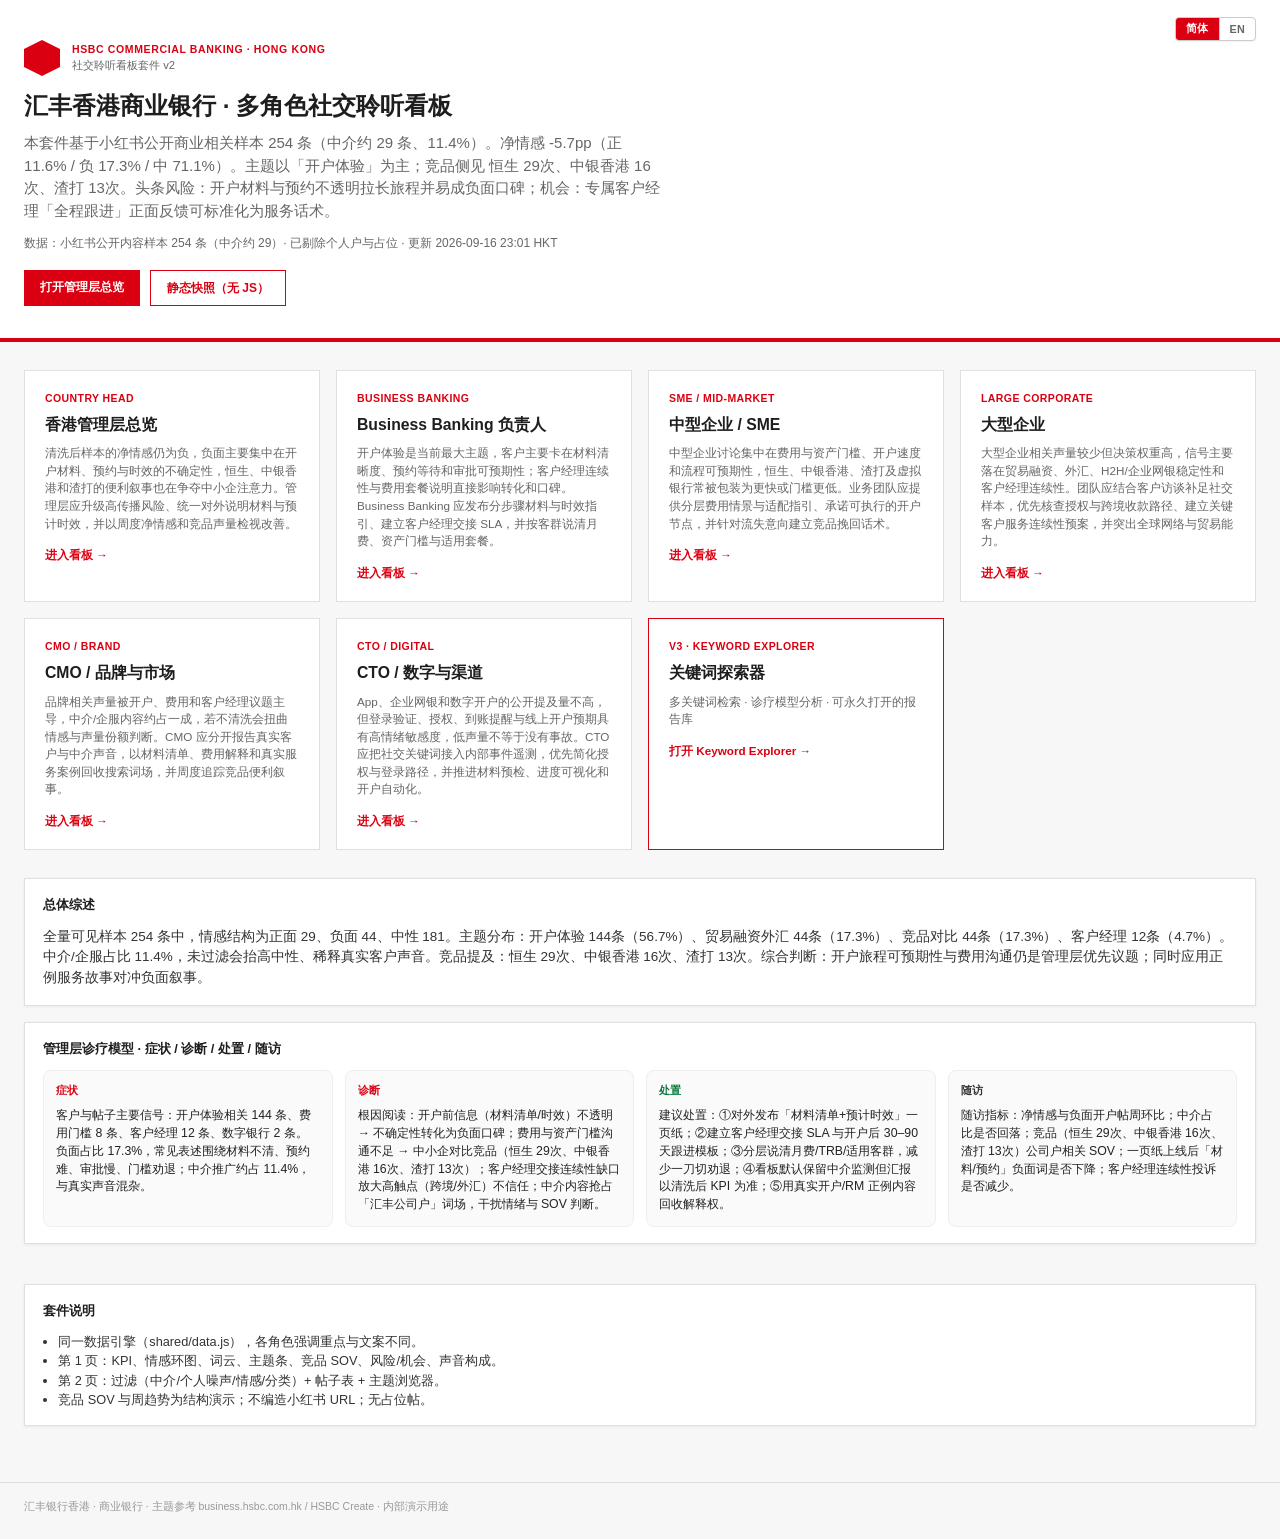
<file: index.html>
<!DOCTYPE html>
<html lang="zh-CN">
<head>
<meta charset="UTF-8"/>
<meta name="viewport" content="width=device-width, initial-scale=1"/>
<title data-i18n="hub.title">汇丰香港商业银行 · 社交聆听看板套件</title>
<link rel="stylesheet" href="shared/theme.css"/>
</head>
<body>
<header class="hub-hero" style="position:relative">
<div style="position:absolute;top:16px;right:24px;z-index:2" id="langToggleHost"></div>
  <div class="hub-hero-inner">
    <div style="display:flex;align-items:center;gap:12px;margin-bottom:12px">
      <span class="brand-mark" style="width:36px;height:36px"></span>
      <div>
        <div style="font-size:0.7rem;font-weight:700;color:#DB0011;letter-spacing:0.06em">HSBC COMMERCIAL BANKING · HONG KONG</div>
        <div style="font-size:0.75rem;color:#666"><span data-i18n="hub.sub">社交聆听看板套件 v2</span></div>
      </div>
    </div>
    <h1 data-i18n="hub.h1">汇丰香港商业银行 · 多角色社交聆听看板</h1>
    <p data-i18n="hub.p">面向香港管理层与各条线负责人的多页面看板：第 1 页看数字与风险机会，第 2 页看帖子明细，第 3 页看口径。主题对齐 business.hsbc.com.hk 红白灰商务风格。</p>
    <p style="margin-top:12px;font-size:0.8rem" data-i18n="hub.meta">数据：小红书公开内容样本 · 已剔除个人户与占位 · 更新见页脚</p>
    <div style="margin-top:18px;display:flex;gap:10px;flex-wrap:wrap">
      <a class="btn" href="head.html" data-i18n="hub.open">打开管理层总览</a>
      <a class="btn btn-ghost" href="dashboard-static-overview.html" data-i18n="hub.static">静态快照（无 JS）</a>
    </div>
  </div>
</header>

<section class="persona-cards">
  <a class="persona-card" href="head.html">
    <div class="pc-aud">COUNTRY HEAD</div>
    <h2>香港管理层总览</h2>
    <div class="pc-tag">声誉风险 · 净情感 · 战略竞品 · 行动建议</div>
    <div class="pc-go"><span data-i18n="hub.go">进入看板 →</span></div>
  </a>
  <a class="persona-card" href="business-banking.html">
    <div class="pc-aud">BUSINESS BANKING</div>
    <h2>Business Banking 负责人</h2>
    <div class="pc-tag">开户漏斗痛点 · 客户经理 SLA · 产品套餐</div>
    <div class="pc-go"><span data-i18n="hub.go">进入看板 →</span></div>
  </a>
  <a class="persona-card" href="sme-mid.html">
    <div class="pc-aud">SME / MID-MARKET</div>
    <h2>中型企业</h2>
    <div class="pc-tag">费用门槛 · 开户时效 · 中小企竞品</div>
    <div class="pc-go"><span data-i18n="hub.go">进入看板 →</span></div>
  </a>
  <a class="persona-card" href="large-corp.html">
    <div class="pc-aud">LARGE CORPORATE</div>
    <h2>大型企业</h2>
    <div class="pc-tag">贸融/外汇 · 企业网银 · 服务连续性</div>
    <div class="pc-go"><span data-i18n="hub.go">进入看板 →</span></div>
  </a>
  <a class="persona-card" href="cmo.html">
    <div class="pc-aud">CMO / BRAND</div>
    <h2>CMO / 品牌与市场</h2>
    <div class="pc-tag">声量 · 内容主题 · 中介噪声 · 品牌词云 · 竞品 SOV</div>
    <div class="pc-go"><span data-i18n="hub.go">进入看板 →</span></div>
  </a>
  <a class="persona-card" href="cto.html">
    <div class="pc-aud">CTO / DIGITAL</div>
    <h2>CTO / 数字与渠道</h2>
    <div class="pc-tag">App/网银体验 · 数字渠道故障信号 · 自动化开户</div>
    <div class="pc-go"><span data-i18n="hub.go">进入看板 →</span></div>
  </a>

  <a class="persona-card" href="v3/index.html" style="border-color:#DB0011">
    <div class="pc-aud">V3 · KEYWORD EXPLORER</div>
    <h2>关键词探索器</h2>
    <div class="pc-tag">多关键词检索 · 诊疗模型分析 · 可永久打开的报告库</div>
    <div class="pc-go"><span>打开 Keyword Explorer →</span></div>
  </a>

</section>


<section class="wrap" style="padding-top:0" id="hubAnalysis">
  <div class="card" style="margin-bottom:16px">
    <h3 data-i18n="hub.overview_h">总体综述</h3>
    <p id="hubOverview" class="hub-overview" style="font-size:0.9rem;line-height:1.55;color:#333;margin:0"></p>
  </div>
  <div class="card" style="margin-bottom:16px">
    <h3 data-i18n="hub.clinical_h">管理层诊疗模型 · 症状 / 诊断 / 处置 / 随访</h3>
    <div class="clinical-grid" style="display:grid;grid-template-columns:repeat(auto-fit,minmax(200px,1fr));gap:12px;margin-top:10px">
      <div class="clinical-card" style="border:1px solid #eee;border-radius:8px;padding:12px;background:#fafafa">
        <div class="flabel" style="font-size:0.7rem;font-weight:700;color:#DB0011;letter-spacing:0.04em" data-i18n="hub.symptom_h">症状</div>
        <p id="hubSymptom" style="font-size:0.82rem;line-height:1.45;margin:8px 0 0;color:#222"></p>
      </div>
      <div class="clinical-card" style="border:1px solid #eee;border-radius:8px;padding:12px;background:#fafafa">
        <div class="flabel" style="font-size:0.7rem;font-weight:700;color:#DB0011;letter-spacing:0.04em" data-i18n="hub.diagnosis_h">诊断</div>
        <p id="hubDiagnosis" style="font-size:0.82rem;line-height:1.45;margin:8px 0 0;color:#222"></p>
      </div>
      <div class="clinical-card" style="border:1px solid #eee;border-radius:8px;padding:12px;background:#fafafa">
        <div class="flabel" style="font-size:0.7rem;font-weight:700;color:#0a7a3e;letter-spacing:0.04em" data-i18n="hub.treatment_h">处置</div>
        <p id="hubTreatment" style="font-size:0.82rem;line-height:1.45;margin:8px 0 0;color:#222"></p>
      </div>
      <div class="clinical-card" style="border:1px solid #eee;border-radius:8px;padding:12px;background:#fafafa">
        <div class="flabel" style="font-size:0.7rem;font-weight:700;color:#333;letter-spacing:0.04em" data-i18n="hub.followup_h">随访</div>
        <p id="hubFollowup" style="font-size:0.82rem;line-height:1.45;margin:8px 0 0;color:#222"></p>
      </div>
    </div>
  </div>
</section>
<section class="wrap" style="padding-top:0">
  <div class="card">
    <h3 data-i18n="hub.about">套件说明</h3>
    <ul style="margin:0;padding-left:1.2em;font-size:0.85rem;color:#333">
      <li data-i18n="hub.about1">同一数据引擎（shared/data.js），各角色强调重点与文案不同。</li>
      <li data-i18n="hub.about2">第 1 页：KPI、情感环图、词云、主题条、竞品 SOV、风险/机会、声音构成。</li>
      <li data-i18n="hub.about3">第 2 页：过滤（中介噪声/情感/分类）+ 帖子表 + 主题浏览器。</li>
      <li data-i18n="hub.about4">竞品 SOV 与周趋势为结构演示；不编造小红书 URL；无占位帖。</li>
    </ul>
  </div>
</section>

<footer class="footer" data-i18n="hub.footer">汇丰银行香港 · 商业银行 · 主题参考 business.hsbc.com.hk / HSBC Create · 内部演示用途</footer>
<script src="shared/data.js"></script>
<script src="shared/i18n.js"></script>
<script>
(function(){
  var I=window.HSBC_I18N; if(!I) return;
  function paintHub(){
    I.applyDom(document);
    var personas= (window.HSBC_SL_DATA&&HSBC_SL_DATA.personas)||{};
    document.querySelectorAll('.persona-card[href]').forEach(function(a){
      var href=a.getAttribute('href')||'';
      var id=href.replace('.html','');
      var p=I.persona(id, personas[id]||{});
      var h2=a.querySelector('h2'); if(h2&&p.title) h2.textContent=p.title;
      var tag=a.querySelector('.pc-tag'); if(tag&&(p.one_liner||p.tagline)) tag.textContent=p.one_liner||p.tagline;
    });

    // Data-driven hub analysis (exec / overview / clinical)
    var ha = (window.HSBC_SL_DATA && HSBC_SL_DATA.hub_analysis) || {};
    var en = I.isEn();
    function set(id, zhKey, enKey) {
      var el = document.getElementById(id);
      if (!el) return;
      var v = en ? (ha[enKey] || ha[zhKey] || '') : (ha[zhKey] || '');
      el.textContent = v || '';
    }
    // hub.p intro = exec summary
    var intro = document.querySelector('[data-i18n="hub.p"],[data-i18n="hub.p_ms"]');
    if (intro) {
      var ex = en ? (ha.exec_summary_en || '') : (ha.exec_summary_zh || '');
      if (ex) intro.textContent = ex;
    }
    set('hubOverview', 'overview_zh', 'overview_en');
    set('hubSymptom', 'symptom_zh', 'symptom_en');
    set('hubDiagnosis', 'diagnosis_zh', 'diagnosis_en');
    set('hubTreatment', 'treatment_zh', 'treatment_en');
    set('hubFollowup', 'followup_zh', 'followup_en');
  }
  I.onChange(paintHub); paintHub();
})();
</script>
</body>
</html>
</file>
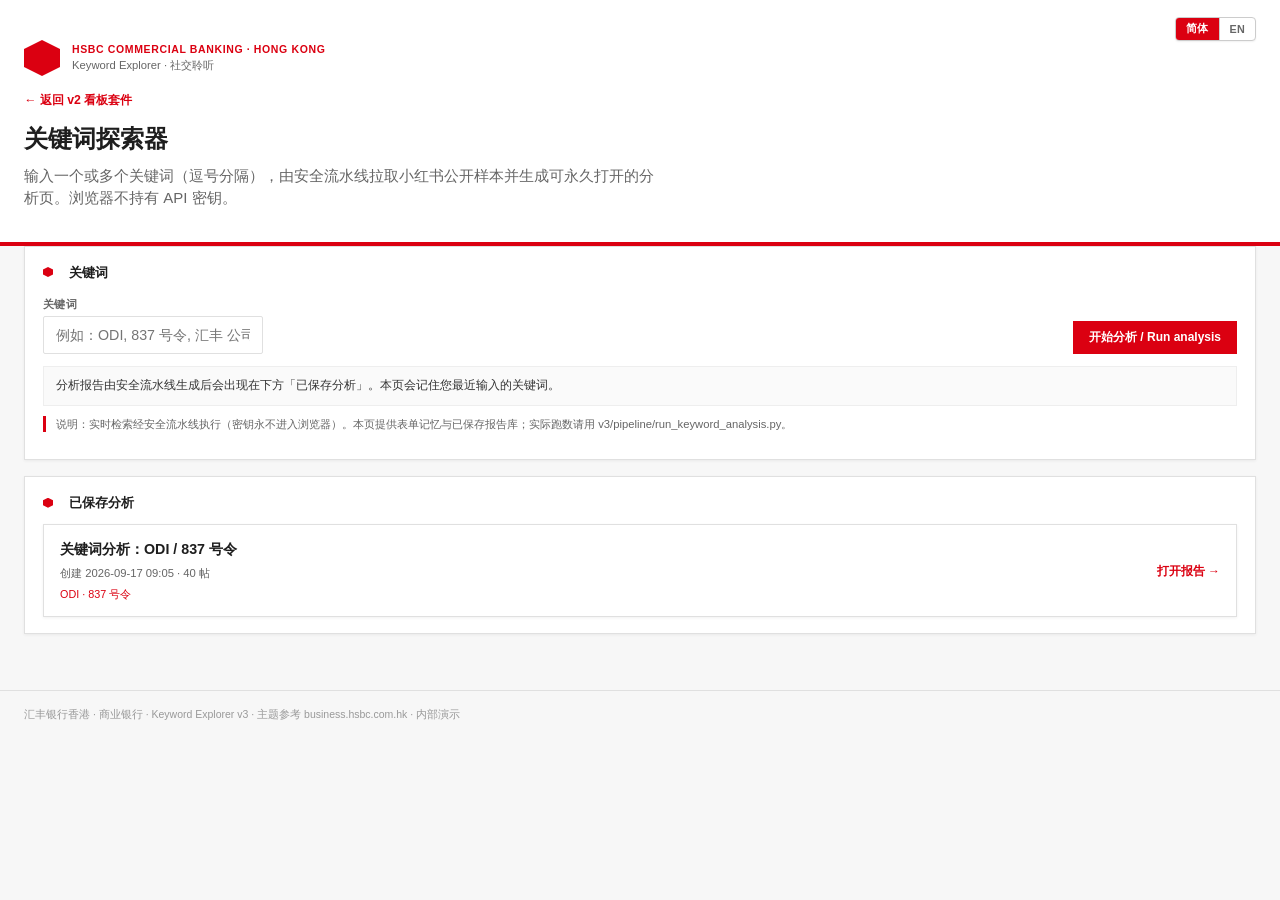
<file: v3/index.html>
<!DOCTYPE html>
<html lang="zh-CN">
<head>
<meta charset="UTF-8"/>
<meta name="viewport" content="width=device-width, initial-scale=1"/>
<title data-i18n="v3.title">汇丰香港 · 关键词探索器 v3</title>
<link rel="stylesheet" href="shared/theme.css"/>
<style>
  .v3-form-row { display:flex; gap:10px; flex-wrap:wrap; align-items:flex-end; margin-top:14px; }
  .v3-form-row label { display:block; font-size:0.72rem; font-weight:700; color:#666; margin-bottom:4px; letter-spacing:0.04em; }
  .v3-form-row input[type=text] {
    flex:1; min-width:220px; padding:10px 12px; font-size:0.95rem;
    border:1px solid #e0e0e0; border-radius:2px; font-family:inherit;
  }
  .v3-form-row input:focus { outline:2px solid #DB0011; outline-offset:0; border-color:#DB0011; }
  .v3-status {
    margin-top:12px; padding:10px 12px; background:#fafafa; border:1px solid #eee;
    font-size:0.82rem; color:#333; line-height:1.45;
  }
  .v3-honest {
    margin-top:10px; font-size:0.75rem; color:#666; line-height:1.45;
    border-left:3px solid #DB0011; padding-left:10px;
  }
  .analysis-list { display:flex; flex-direction:column; gap:10px; margin-top:12px; }
  .analysis-item {
    display:grid; grid-template-columns:1fr auto; gap:12px; align-items:center;
    padding:14px 16px; background:#fff; border:1px solid #e0e0e0; box-shadow:0 1px 3px rgba(0,0,0,.06);
    text-decoration:none; color:inherit;
  }
  .analysis-item:hover { border-color:#DB0011; text-decoration:none; }
  .analysis-item h4 { margin:0 0 4px; font-size:0.95rem; color:#1e1e1e; }
  .analysis-item .meta { font-size:0.75rem; color:#666; }
  .analysis-item .kw { font-size:0.72rem; color:#DB0011; margin-top:4px; }
  .analysis-item .go { font-size:0.8rem; font-weight:700; color:#DB0011; white-space:nowrap; }
  .empty-lib { font-size:0.85rem; color:#999; padding:16px 0; }
</style>
</head>
<body>
<header class="hub-hero" style="position:relative">
  <div style="position:absolute;top:16px;right:24px;z-index:2" id="langToggleHost"></div>
  <div class="hub-hero-inner">
    <div style="display:flex;align-items:center;gap:12px;margin-bottom:12px">
      <span class="brand-mark" style="width:36px;height:36px"></span>
      <div>
        <div style="font-size:0.7rem;font-weight:700;color:#DB0011;letter-spacing:0.06em">HSBC COMMERCIAL BANKING · HONG KONG</div>
        <div style="font-size:0.75rem;color:#666"><span data-i18n="v3.sub">Keyword Explorer · 社交聆听</span></div>
      </div>
    </div>
    <p style="margin:0 0 10px"><a href="../index.html" style="font-size:0.82rem;font-weight:600" data-i18n="v3.back">← 返回 v2 看板套件</a></p>
    <h1 data-i18n="v3.h1">关键词探索器</h1>
    <p data-i18n="v3.lead">输入一个或多个关键词（逗号分隔），由安全流水线拉取小红书公开样本并生成可永久打开的分析页。浏览器不持有 API 密钥。</p>
  </div>
</header>

<section class="wrap" style="padding-top:0">
  <div class="card" style="margin-bottom:16px">
    <h3><span class="hex-accent"></span><span data-i18n="v3.keywords">关键词</span></h3>
    <form id="kwForm" autocomplete="on">
      <div class="v3-form-row">
        <div style="flex:1;min-width:220px">
          <label for="kwInput" data-i18n="v3.keywords">关键词</label>
          <input type="text" id="kwInput" name="keywords"
            data-i18n="v3.keywords_ph" data-i18n-attr="placeholder"
            placeholder="例如：ODI, 837 号令, 汇丰 公司户"/>
        </div>
        <button type="submit" class="btn" id="runBtn">
          <span data-i18n="v3.run">开始分析</span> / <span data-i18n="v3.run_en">Run analysis</span>
        </button>
      </div>
    </form>
    <div class="v3-status" id="statusBox" data-i18n="v3.status_idle">分析报告由安全流水线生成后会出现在下方「已保存分析」。本页会记住您最近输入的关键词。</div>
    <p class="v3-honest" data-i18n="v3.honest">说明：实时检索经安全流水线执行（密钥永不进入浏览器）。本页提供表单记忆与已保存报告库；实际跑数请用 v3/pipeline/run_keyword_analysis.py。</p>
  </div>

  <div class="card">
    <h3><span class="hex-accent"></span><span data-i18n="v3.library">已保存分析</span></h3>
    <div id="library" class="analysis-list">
      <div class="empty-lib" data-i18n="v3.library_empty">暂无已保存分析。运行流水线后将出现在此列表。</div>
    </div>
  </div>
</section>

<footer class="footer" data-i18n="v3.footer">汇丰银行香港 · 商业银行 · Keyword Explorer v3 · 主题参考 business.hsbc.com.hk · 内部演示</footer>

<script src="shared/i18n.js"></script>
<script>
(function () {
  var LS_KEY = 'hsbc-v3-last-keywords';
  var input = document.getElementById('kwInput');
  var statusBox = document.getElementById('statusBox');
  var library = document.getElementById('library');
  var I = window.HSBC_V3_I18N;

  try {
    var last = localStorage.getItem(LS_KEY);
    if (last) input.value = last;
  } catch (e) {}

  function setStatus(keyOrText, isKey) {
    if (isKey && I) statusBox.textContent = I.t(keyOrText);
    else statusBox.textContent = keyOrText;
  }

  function renderLibrary(items) {
    if (!items || !items.length) {
      library.innerHTML = '<div class="empty-lib" data-i18n="v3.library_empty"></div>';
      if (I) I.applyDom(library);
      return;
    }
    var postsLabel = I ? I.t('v3.posts') : '帖';
    var createdLabel = I ? I.t('v3.created') : '创建';
    var openLabel = I ? I.t('v3.open') : '打开报告 →';
    library.innerHTML = items.map(function (it) {
      var kws = (it.keywords || []).join(' · ');
      var path = it.path || ('analyses/' + it.slug + '/');
      var created = (it.created_at || '').replace('T', ' ').slice(0, 16);
      return (
        '<a class="analysis-item" href="' + path + '">' +
          '<div>' +
            '<h4>' + escapeHtml(it.title || it.slug) + '</h4>' +
            '<div class="meta">' + createdLabel + ' ' + escapeHtml(created) +
              ' · ' + (it.post_count != null ? it.post_count : '—') + ' ' + postsLabel + '</div>' +
            '<div class="kw">' + escapeHtml(kws) + '</div>' +
          '</div>' +
          '<span class="go">' + openLabel + '</span>' +
        '</a>'
      );
    }).join('');
  }

  function escapeHtml(s) {
    return String(s || '').replace(/[&<>"']/g, function (c) {
      return ({ '&': '&amp;', '<': '&lt;', '>': '&gt;', '"': '&quot;', "'": '&#39;' })[c];
    });
  }

  function loadCatalog() {
    fetch('analyses/index.json', { cache: 'no-store' })
      .then(function (r) { return r.ok ? r.json() : { analyses: [] }; })
      .then(function (data) {
        var list = data.analyses || data.items || (Array.isArray(data) ? data : []);
        renderLibrary(list);
      })
      .catch(function () { renderLibrary([]); });
  }

  document.getElementById('kwForm').addEventListener('submit', function (e) {
    e.preventDefault();
    var raw = (input.value || '').trim();
    if (!raw) { input.focus(); return; }
    try { localStorage.setItem(LS_KEY, raw); } catch (err) {}

    // Prefer same-origin /api if present; otherwise honest localStorage + library message
    setStatus('v3.status_api', true);
    fetch('/api/keyword-analysis', {
      method: 'POST',
      headers: { 'Content-Type': 'application/json' },
      body: JSON.stringify({ keywords: raw.split(/[,，]/).map(function (s) { return s.trim(); }).filter(Boolean) })
    }).then(function (r) {
      if (!r.ok) throw new Error('no api');
      return r.json();
    }).then(function (data) {
      setStatus((I && I.isEn() ? 'Pipeline accepted. ' : '流水线已接受。 ') + (data.message || data.path || ''), false);
      loadCatalog();
    }).catch(function () {
      setStatus('v3.status_saved', true);
    });
  });

  if (I) {
    I.onChange(function () {
      I.applyDom(document);
      loadCatalog();
      // restore status idle text if still idle-ish
    });
  }
  loadCatalog();
})();
</script>
</body>
</html>
</file>
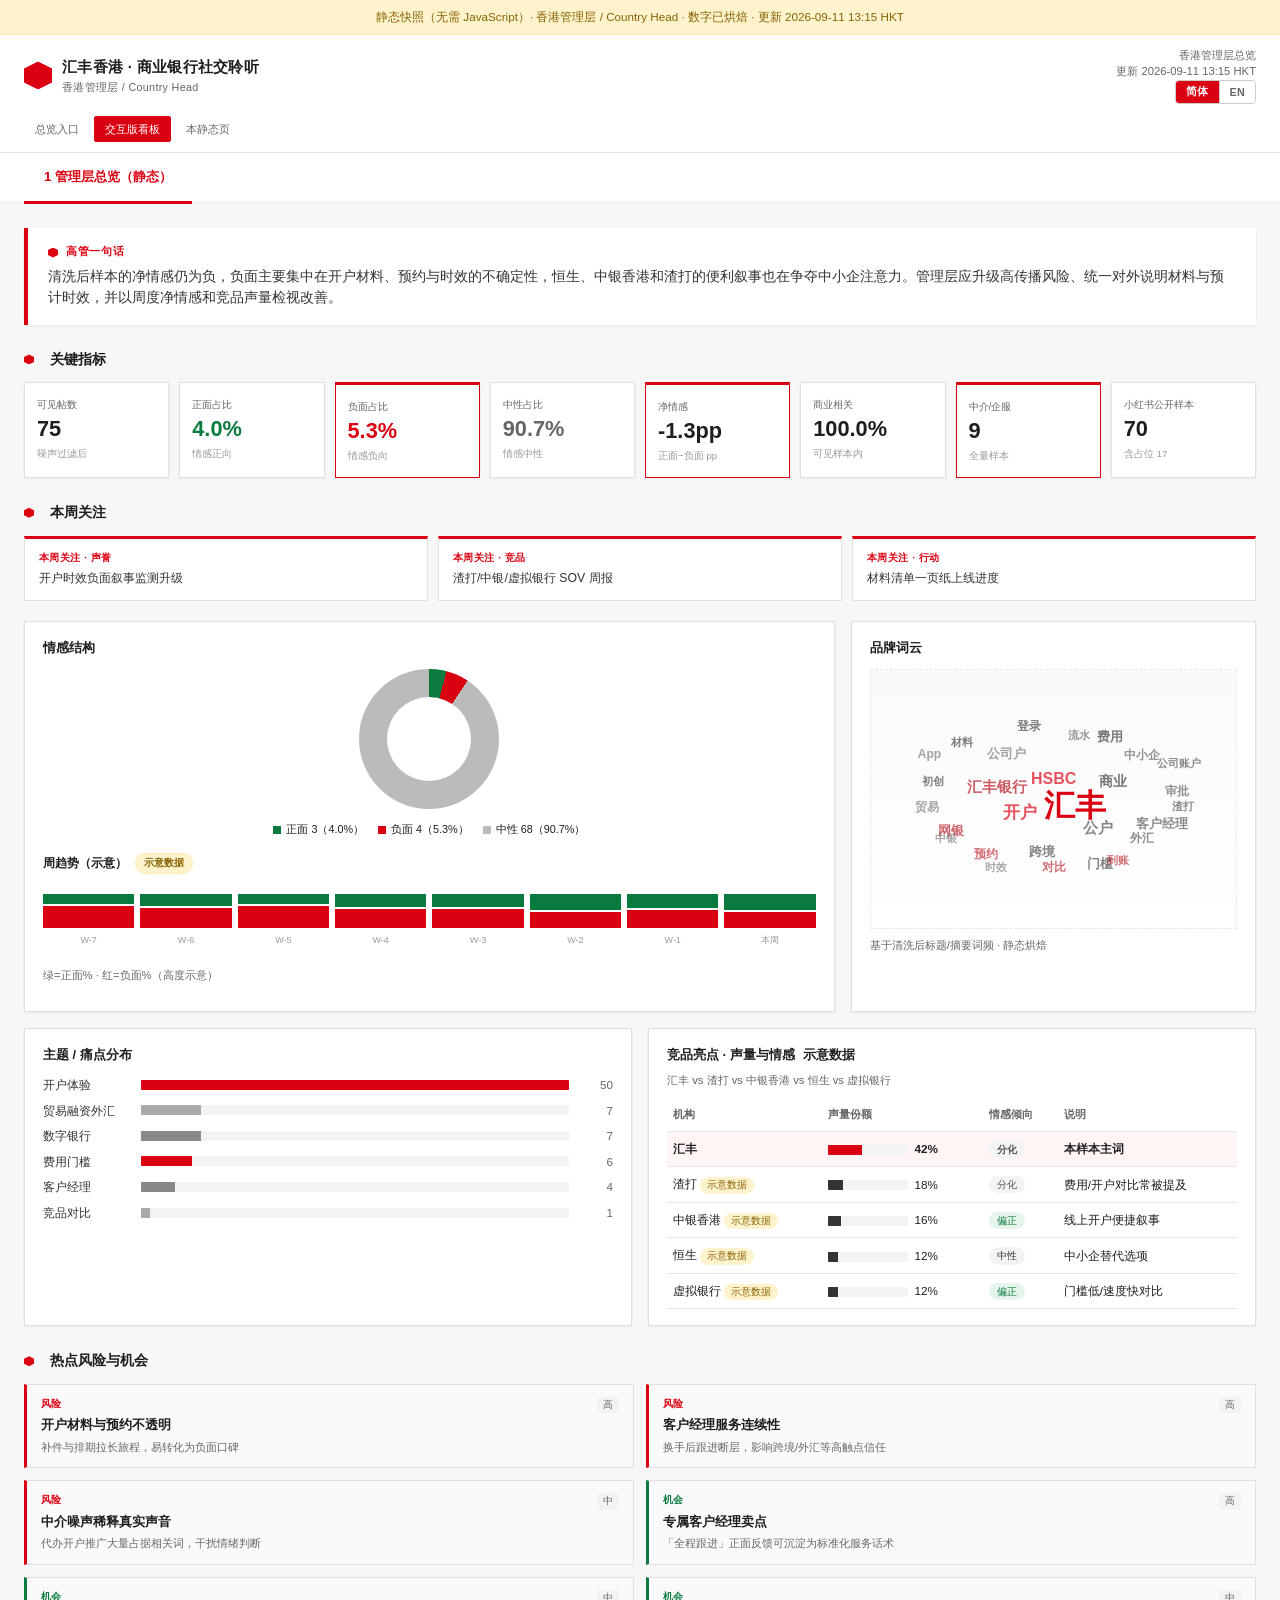
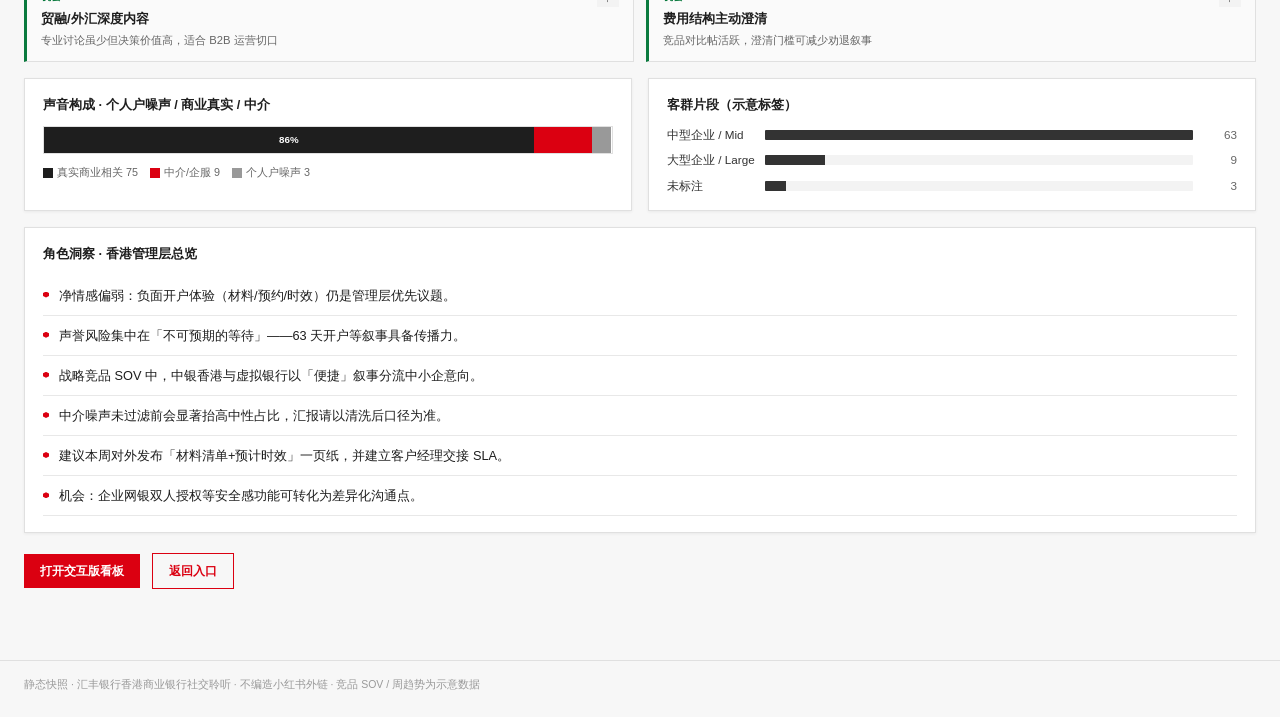
<file: dashboard-static-overview.html>
<!DOCTYPE html>
<html lang="zh-CN">
<head>
<meta charset="UTF-8"/>
<meta name="viewport" content="width=device-width, initial-scale=1"/>
<title>香港管理层总览 · 静态快照 · 汇丰香港商业银行社交聆听</title>
<link rel="stylesheet" href="shared/theme.css"/>
<style>
.page { display:block; }
.static-banner { background:#fff3cd; border-bottom:1px solid #ffecb5; color:#856404; font-size:0.78rem; padding:8px 24px; text-align:center; }
.donut-static { width:140px; height:140px; border-radius:50%; margin:12px auto; background: conic-gradient(#0a7a3e 0 4.0%, #DB0011 4.0% 9.3%, #bbbbbb 9.3% 100%); position:relative; }
.donut-static::after { content:""; position:absolute; inset:28px; background:#fff; border-radius:50%; }
.spark-static { display:flex; align-items:flex-end; gap:6px; height:70px; padding:8px 0; }
.spark-static .col { flex:1; display:flex; flex-direction:column; justify-content:flex-end; gap:2px; height:100%; }
.spark-static .pos { background:#0a7a3e; width:100%; }
.spark-static .neg { background:#DB0011; width:100%; }
.spark-static .lbl { font-size:0.6rem; color:#999; text-align:center; margin-top:4px; }
</style>
</head>
<body>
<div class="static-banner">静态快照（无需 JavaScript）· 香港管理层 / Country Head · 数字已烘焙 · 更新 2026-09-11 13:15 HKT</div>
<header class="topbar">
  <div class="topbar-inner">
    <a class="brand" href="index.html"><span class="brand-mark" aria-hidden="true"></span>
      <span class="brand-text">汇丰香港 · 商业银行社交聆听<span class="brand-sub">香港管理层 / Country Head</span></span></a>
    <div class="top-meta"><div>香港管理层总览</div><div>更新 2026-09-11 13:15 HKT</div><div id="langToggleHost" class="lang-toggle-host"></div></div>
  </div>
  <nav class="persona-nav"><a href="index.html" data-i18n="nav.hub">总览入口</a><a href="head.html" class="active" data-i18n="static.interactive">交互版看板</a><a href="dashboard-static-overview.html" data-i18n="static.this">本静态页</a></nav>
</header>
<nav class="page-tabs"><div class="page-tabs-inner"><span class="page-tab active" data-i18n="static.tab">1 管理层总览（静态）</span></div></nav>
<main class="wrap">
  <p id="staticLangNote" class="card-muted" style="display:none;margin:0 0 12px" data-i18n="static.en_note">English labels via toggle or ?lang=en</p>
  <div class="hero-strip"><div class="label"><span class="hex-accent"></span><span data-i18n="sec.one_liner">高管一句话</span></div><p><span data-static-zh="清洗后样本的净情感仍为负，负面主要集中在开户材料、预约与时效的不确定性，恒生、中银香港和渣打的便利叙事也在争夺中小企注意力。管理层应升级高传播风险、统一对外说明材料与预计时效，并以周度净情感和竞品声量检视改善。" data-static-en="Cleaned net sentiment remains negative, with reputation risk concentrated in uncertainty around opening documents, booking and timelines; convenience narratives from Hang Seng, BOCHK and Standard Chartered also compete for SME attention. Management should escalate fast-moving risks, publish one consistent documents-and-timeline guide, and review weekly net sentiment and competitor share of voice.">清洗后样本的净情感仍为负，负面主要集中在开户材料、预约与时效的不确定性，恒生、中银香港和渣打的便利叙事也在争夺中小企注意力。管理层应升级高传播风险、统一对外说明材料与预计时效，并以周度净情感和竞品声量检视改善。</span></p></div>
  <div class="section-title"><span class="hex-accent"></span><span data-i18n="sec.kpis">关键指标</span></div>
  <div class="kpi-strip">
    <div class="kpi"><div class="k-label" data-i18n="kpi.total_posts">可见帖数</div><div class="k-value">75</div><div class="k-hint" data-i18n="kpi.total_posts_h">噪声过滤后</div></div>
    <div class="kpi pos"><div class="k-label" data-i18n="kpi.positive_pct">正面占比</div><div class="k-value">4.0%</div><div class="k-hint" data-i18n="kpi.positive_pct_h">情感正向</div></div>
    <div class="kpi neg highlight"><div class="k-label" data-i18n="kpi.negative_pct">负面占比</div><div class="k-value">5.3%</div><div class="k-hint" data-i18n="kpi.negative_pct_h">情感负向</div></div>
    <div class="kpi neu"><div class="k-label" data-i18n="kpi.neutral_pct">中性占比</div><div class="k-value">90.7%</div><div class="k-hint" data-i18n="kpi.neutral_pct_h">情感中性</div></div>
    <div class="kpi highlight"><div class="k-label" data-i18n="kpi.net_sentiment">净情感</div><div class="k-value">-1.3pp</div><div class="k-hint" data-i18n="kpi.net_sentiment_h">正面−负面 pp</div></div>
    <div class="kpi"><div class="k-label">商业相关</div><div class="k-value">100.0%</div><div class="k-hint">可见样本内</div></div>
    <div class="kpi highlight"><div class="k-label">中介/企服</div><div class="k-value">9</div><div class="k-hint">全量样本</div></div>
    <div class="kpi"><div class="k-label">小红书公开样本</div><div class="k-value">70</div><div class="k-hint">含占位 17</div></div>
  </div>
  <div class="section-title"><span class="hex-accent"></span>本周关注</div>
  <div class="focus-row"><div class="focus-card"><div class="flabel">本周关注 · 声誉</div><div class="ftext">开户时效负面叙事监测升级</div></div><div class="focus-card"><div class="flabel">本周关注 · 竞品</div><div class="ftext">渣打/中银/虚拟银行 SOV 周报</div></div><div class="focus-card"><div class="flabel">本周关注 · 行动</div><div class="ftext">材料清单一页纸上线进度</div></div></div>
  <div class="grid-23" style="margin-top:20px">
    <div class="card"><h3><span data-i18n="sec.sentiment">情感结构</span></h3>
      <div class="donut-static" title="正面 3 / 负面 4 / 中性 68"></div>
      <div class="donut-legend" style="justify-content:center">
        <span class="l-pos">正面 3（4.0%）</span>
        <span class="l-neg">负面 4（5.3%）</span>
        <span class="l-neu">中性 68（90.7%）</span>
      </div>
      <div class="section-title" style="margin-top:16px;font-size:0.8rem">周趋势（示意） <span class="badge-demo" data-i18n="badge.demo">示意数据</span></div>
      <div class="spark-static"><div class="col"><div class="pos" style="height:16px"></div><div class="neg" style="height:36px"></div><div class="lbl">W-7</div></div><div class="col"><div class="pos" style="height:20px"></div><div class="neg" style="height:32px"></div><div class="lbl">W-6</div></div><div class="col"><div class="pos" style="height:18px"></div><div class="neg" style="height:40px"></div><div class="lbl">W-5</div></div><div class="col"><div class="pos" style="height:24px"></div><div class="neg" style="height:34px"></div><div class="lbl">W-4</div></div><div class="col"><div class="pos" style="height:22px"></div><div class="neg" style="height:30px"></div><div class="lbl">W-3</div></div><div class="col"><div class="pos" style="height:28px"></div><div class="neg" style="height:28px"></div><div class="lbl">W-2</div></div><div class="col"><div class="pos" style="height:26px"></div><div class="neg" style="height:32px"></div><div class="lbl">W-1</div></div><div class="col"><div class="pos" style="height:30px"></div><div class="neg" style="height:28px"></div><div class="lbl">本周</div></div></div>
      <p class="card-muted">绿=正面% · 红=负面%（高度示意）</p>
    </div>
    <div class="card"><h3><span data-i18n="sec.wordcloud">品牌词云</span></h3>
      <div class="wordcloud"><span style="left:55.8%;top:53.0%;font-size:31px;color:#DB0011;opacity:1.00">汇丰</span><span style="left:41.0%;top:55.7%;font-size:17px;color:#DB0011;opacity:0.68">开户</span><span style="left:50.1%;top:42.2%;font-size:16px;color:#DB0011;opacity:0.67">HSBC</span><span style="left:62.1%;top:61.5%;font-size:15px;color:#444;opacity:0.64">公户</span><span style="left:34.6%;top:45.3%;font-size:15px;color:#b4000e;opacity:0.63">汇丰银行</span><span style="left:66.2%;top:43.3%;font-size:14px;color:#1e1e1e;opacity:0.61">商业</span><span style="left:47.0%;top:70.7%;font-size:13px;color:#333;opacity:0.61">跨境</span><span style="left:37.1%;top:32.8%;font-size:13px;color:#666;opacity:0.60">公司户</span><span style="left:79.8%;top:59.7%;font-size:13px;color:#444;opacity:0.60">客户经理</span><span style="left:22.1%;top:62.5%;font-size:13px;color:#b4000e;opacity:0.60">网银</span><span style="left:65.4%;top:26.2%;font-size:13px;color:#1e1e1e;opacity:0.59">费用</span><span style="left:62.7%;top:75.2%;font-size:13px;color:#333;opacity:0.59">门槛</span><span style="left:16.1%;top:32.7%;font-size:12px;color:#666;opacity:0.58">App</span><span style="left:83.9%;top:46.9%;font-size:12px;color:#444;opacity:0.57">审批</span><span style="left:31.5%;top:71.3%;font-size:12px;color:#b4000e;opacity:0.57">预约</span><span style="left:43.4%;top:21.7%;font-size:12px;color:#1e1e1e;opacity:0.57">登录</span><span style="left:74.3%;top:65.4%;font-size:12px;color:#333;opacity:0.57">外汇</span><span style="left:15.3%;top:53.2%;font-size:12px;color:#666;opacity:0.57">贸易</span><span style="left:74.3%;top:32.9%;font-size:12px;color:#444;opacity:0.57">中小企</span><span style="left:50.3%;top:76.5%;font-size:12px;color:#b4000e;opacity:0.57">对比</span><span style="left:25.1%;top:28.1%;font-size:11px;color:#1e1e1e;opacity:0.56">材料</span><span style="left:85.4%;top:52.8%;font-size:11px;color:#333;opacity:0.56">渣打</span><span style="left:20.7%;top:65.3%;font-size:11px;color:#666;opacity:0.56">中银</span><span style="left:56.9%;top:25.2%;font-size:11px;color:#444;opacity:0.56">流水</span><span style="left:67.7%;top:73.7%;font-size:11px;color:#b4000e;opacity:0.56">到账</span><span style="left:17.0%;top:43.3%;font-size:11px;color:#1e1e1e;opacity:0.56">初创</span><span style="left:84.4%;top:36.1%;font-size:11px;color:#333;opacity:0.56">公司账户</span><span style="left:34.2%;top:76.3%;font-size:11px;color:#666;opacity:0.55">时效</span></div>
      <p class="card-muted" style="margin-top:8px">基于清洗后标题/摘要词频 · 静态烘焙</p>
    </div>
  </div>
  <div class="grid-2" style="margin-top:16px">
    <div class="card"><h3><span data-i18n="sec.themes">主题 / 痛点分布</span></h3><div class="bar-list"><div class="bar-row"><div class="name">开户体验</div><div class="bar-track"><div class="bar-fill negative" style="width:100%"></div></div><div class="cnt">50</div></div><div class="bar-row"><div class="name">贸易融资外汇</div><div class="bar-track"><div class="bar-fill neutral" style="width:14%"></div></div><div class="cnt">7</div></div><div class="bar-row"><div class="name">数字银行</div><div class="bar-track"><div class="bar-fill mixed" style="width:14%"></div></div><div class="cnt">7</div></div><div class="bar-row"><div class="name">费用门槛</div><div class="bar-track"><div class="bar-fill negative" style="width:12%"></div></div><div class="cnt">6</div></div><div class="bar-row"><div class="name">客户经理</div><div class="bar-track"><div class="bar-fill mixed" style="width:8%"></div></div><div class="cnt">4</div></div><div class="bar-row"><div class="name">竞品对比</div><div class="bar-track"><div class="bar-fill neutral" style="width:2%"></div></div><div class="cnt">1</div></div></div></div>
    <div class="card"><h3>竞品亮点 · 声量与情感 <span class="badge-demo" data-i18n="badge.demo">示意数据</span></h3>
      <p class="card-muted" style="margin-top:-4px;margin-bottom:10px">汇丰 vs 渣打 vs 中银香港 vs 恒生 vs 虚拟银行</p>
      <table class="comp-table"><thead><tr><th>机构</th><th>声量份额</th><th>情感倾向</th><th>说明</th></tr></thead>
      <tbody><tr class="hsbc"><td>汇丰</td><td><div class="bar-track" style="display:inline-block;width:80px;vertical-align:middle;margin-right:6px"><div class="bar-fill neg" style="width:42%"></div></div>42%</td><td><span class="lean-pill mixed">分化</span></td><td>本样本主词</td></tr><tr class=""><td>渣打 <span class="pill demo" data-i18n="badge.demo">示意数据</span></td><td><div class="bar-track" style="display:inline-block;width:80px;vertical-align:middle;margin-right:6px"><div class="bar-fill" style="width:18%"></div></div>18%</td><td><span class="lean-pill mixed">分化</span></td><td>费用/开户对比常被提及</td></tr><tr class=""><td>中银香港 <span class="pill demo" data-i18n="badge.demo">示意数据</span></td><td><div class="bar-track" style="display:inline-block;width:80px;vertical-align:middle;margin-right:6px"><div class="bar-fill" style="width:16%"></div></div>16%</td><td><span class="lean-pill positive">偏正</span></td><td>线上开户便捷叙事</td></tr><tr class=""><td>恒生 <span class="pill demo" data-i18n="badge.demo">示意数据</span></td><td><div class="bar-track" style="display:inline-block;width:80px;vertical-align:middle;margin-right:6px"><div class="bar-fill" style="width:12%"></div></div>12%</td><td><span class="lean-pill neutral">中性</span></td><td>中小企替代选项</td></tr><tr class=""><td>虚拟银行 <span class="pill demo" data-i18n="badge.demo">示意数据</span></td><td><div class="bar-track" style="display:inline-block;width:80px;vertical-align:middle;margin-right:6px"><div class="bar-fill" style="width:12%"></div></div>12%</td><td><span class="lean-pill positive">偏正</span></td><td>门槛低/速度快对比</td></tr></tbody></table>
    </div>
  </div>
  <div class="section-title"><span class="hex-accent"></span><span data-i18n="sec.issues">热点风险与机会</span></div>
  <div class="issue-grid"><div class="issue risk"><span class="sev">高</span><div class="itag">风险</div><div class="ititle">开户材料与预约不透明</div><div class="idetail">补件与排期拉长旅程，易转化为负面口碑</div></div><div class="issue risk"><span class="sev">高</span><div class="itag">风险</div><div class="ititle">客户经理服务连续性</div><div class="idetail">换手后跟进断层，影响跨境/外汇等高触点信任</div></div><div class="issue risk"><span class="sev">中</span><div class="itag">风险</div><div class="ititle">中介噪声稀释真实声音</div><div class="idetail">代办开户推广大量占据相关词，干扰情绪判断</div></div><div class="issue opp"><span class="sev">高</span><div class="itag">机会</div><div class="ititle">专属客户经理卖点</div><div class="idetail">「全程跟进」正面反馈可沉淀为标准化服务话术</div></div><div class="issue opp"><span class="sev">中</span><div class="itag">机会</div><div class="ititle">贸融/外汇深度内容</div><div class="idetail">专业讨论虽少但决策价值高，适合 B2B 运营切口</div></div><div class="issue opp"><span class="sev">中</span><div class="itag">机会</div><div class="ititle">费用结构主动澄清</div><div class="idetail">竞品对比帖活跃，澄清门槛可减少劝退叙事</div></div></div>
  <div class="grid-2" style="margin-top:16px">
    <div class="card"><h3>声音构成 · 个人户噪声 / 商业真实 / 中介</h3>
      <div class="mix-bars"><div class="mix-seg" style="width:86.2%;background:#1e1e1e">86%</div><div class="mix-seg" style="width:10.3%;background:#DB0011"></div><div class="mix-seg" style="width:3.4%;background:#999"></div></div>
      <div class="mix-legend"><span><i style="background:#1e1e1e"></i>真实商业相关 75</span><span><i style="background:#DB0011"></i>中介/企服 9</span><span><i style="background:#999"></i>个人户噪声 3</span></div>
    </div>
    <div class="card"><h3>客群片段（示意标签）</h3><div class="bar-list"><div class="bar-row"><div class="name">中型企业 / Mid</div><div class="bar-track"><div class="bar-fill" style="width:100%;background:#333"></div></div><div class="cnt">63</div></div><div class="bar-row"><div class="name">大型企业 / Large</div><div class="bar-track"><div class="bar-fill" style="width:14%;background:#333"></div></div><div class="cnt">9</div></div><div class="bar-row"><div class="name">未标注</div><div class="bar-track"><div class="bar-fill" style="width:5%;background:#333"></div></div><div class="cnt">3</div></div></div></div>
  </div>
  <div class="card" style="margin-top:16px"><h3>角色洞察 · 香港管理层总览</h3><ul class="insight-list"><li>净情感偏弱：负面开户体验（材料/预约/时效）仍是管理层优先议题。</li><li>声誉风险集中在「不可预期的等待」——63 天开户等叙事具备传播力。</li><li>战略竞品 SOV 中，中银香港与虚拟银行以「便捷」叙事分流中小企意向。</li><li>中介噪声未过滤前会显著抬高中性占比，汇报请以清洗后口径为准。</li><li>建议本周对外发布「材料清单+预计时效」一页纸，并建立客户经理交接 SLA。</li><li>机会：企业网银双人授权等安全感功能可转化为差异化沟通点。</li></ul></div>
  <p style="margin-top:20px"><a class="btn" href="head.html">打开交互版看板</a>
  <a class="btn btn-ghost" href="index.html" style="margin-left:8px">返回入口</a></p>
</main>
<footer class="footer">静态快照 · 汇丰银行香港商业银行社交聆听 · 不编造小红书外链 · 竞品 SOV / 周趋势为示意数据</footer>
<script src="shared/i18n.js"></script>
<script>
(function(){
  var I=window.HSBC_I18N; if(!I) return;
  var STATIC_EN = '<main id="staticEnglishOverview" class="wrap">\n  <div class="hero-strip"><div class="label"><span class="hex-accent"></span>Executive one-liner</div><p>Cleaned net sentiment remains negative, with reputation risk concentrated in uncertainty around opening documents, booking and timelines; convenience narratives from Hang Seng, BOCHK and Standard Chartered also compete for SME attention. Management should escalate fast-moving risks, publish one consistent documents-and-timeline guide, and review weekly net sentiment and competitor share of voice.</p></div>\n  <div class="section-title"><span class="hex-accent"></span>Key metrics</div><div class="kpi-strip"><div class="kpi"><div class="k-label">Visible posts</div><div class="k-value">225</div><div class="k-hint">After noise filters</div></div><div class="kpi"><div class="k-label">Positive</div><div class="k-value">11.6%</div><div class="k-hint">Positive sentiment</div></div><div class="kpi"><div class="k-label">Negative</div><div class="k-value">17.3%</div><div class="k-hint">Negative sentiment</div></div><div class="kpi"><div class="k-label">Net sentiment</div><div class="k-value">−5.7pp</div><div class="k-hint">Positive minus negative</div></div><div class="kpi"><div class="k-label">Intermediaries</div><div class="k-value">29</div><div class="k-hint">Full sample</div></div><div class="kpi"><div class="k-label">XHS sample</div><div class="k-value">254</div><div class="k-hint">Public sample</div></div></div>\n  <div class="grid-2" style="margin-top:16px"><div class="card"><h3>Executive overview</h3><p>The current suite covers 254 public Xiaohongshu posts. Account opening leads with 144 mentions, followed by trade finance / FX and competitor comparisons at 44 each. Intermediary or B2B promotion accounts for 29 posts, so management reporting uses the cleaned view.</p></div><div class="card"><h3>Priority risks</h3><ul><li>Unclear documents, booking and timelines create avoidable negative word-of-mouth.</li><li>RM handover gaps weaken trust in cross-border collection and FX moments.</li><li>Intermediary content dilutes real-customer sentiment signals.</li></ul></div></div>\n  <div class="grid-2" style="margin-top:16px"><div class="card"><h3>Opportunities and actions</h3><ul><li>Publish a documents and expected-timeline one-pager.</li><li>Establish an RM handover SLA and 30–90 day follow-up templates.</li><li>Clarify fee thresholds and package fit; amplify real service success stories.</li></ul></div><div class="card"><h3>Methodology</h3><p>Public Xiaohongshu commercial-related sample; personal-banking noise and placeholders removed. Competitor share of voice is based on mention frequency in this sample and is not formal market share.</p></div></div>\n</main>';
  var STATIC_ORIGINAL_MAIN = document.querySelector('main.wrap:not(#staticEnglishOverview)');
  var STATIC_ZH = {
    title: document.title,
    banner: document.querySelector('.static-banner') ? document.querySelector('.static-banner').textContent : '',
    brandHtml: document.querySelector('.brand-text') ? document.querySelector('.brand-text').innerHTML : '',
    meta0: document.querySelectorAll('.top-meta > div')[0] ? document.querySelectorAll('.top-meta > div')[0].textContent : '',
    meta1: document.querySelectorAll('.top-meta > div')[1] ? document.querySelectorAll('.top-meta > div')[1].textContent : '',
    tab: document.querySelector('.page-tabs .page-tab') ? document.querySelector('.page-tabs .page-tab').textContent : '',
    footer: document.querySelector('footer.footer') ? document.querySelector('footer.footer').textContent : ''
  };
  function applyStatic(){
    I.applyDom(document);
    var en=I.isEn();
    var originalMain=STATIC_ORIGINAL_MAIN;
    var enMain=document.getElementById('staticEnglishOverview');
    if(en) {
      document.title='HK Management overview · Static snapshot · HSBC HK Commercial Social Listening';
      if(!enMain && originalMain && originalMain.parentNode) { originalMain.insertAdjacentHTML('afterend', STATIC_EN); enMain=document.getElementById('staticEnglishOverview'); }
      if(originalMain && originalMain.parentNode) originalMain.parentNode.removeChild(originalMain);
      if(enMain) enMain.style.display='block';
      var banner=document.querySelector('.static-banner'); if(banner) banner.textContent='Static snapshot (no JavaScript required) · HK Management · updated 2026-09-16 23:01 HKT';
      var brand=document.querySelector('.brand-text'); if(brand) brand.innerHTML='<span>HSBC HK · Commercial Social Listening<span class="brand-sub">HK Management / Country Head</span></span>';
      var meta=document.querySelectorAll('.top-meta > div'); if(meta[0]) meta[0].textContent='HK Management overview'; if(meta[1]) meta[1].textContent='Updated 2026-09-16 23:01 HKT';
      var tab=document.querySelector('.page-tabs .page-tab'); if(tab) tab.textContent='1 Management overview (static)';
      var footer=document.querySelector('footer.footer'); if(footer) footer.textContent='HSBC Hong Kong · Commercial Social Listening static snapshot · internal demo';
    } else {
      if(originalMain && !originalMain.parentNode && enMain && enMain.parentNode) enMain.parentNode.insertBefore(originalMain, enMain);
      if(originalMain) originalMain.style.display='block'; if(enMain && enMain.parentNode) enMain.parentNode.removeChild(enMain);
      document.title=STATIC_ZH.title;
      var banner=document.querySelector('.static-banner'); if(banner) banner.textContent=STATIC_ZH.banner;
      var brand=document.querySelector('.brand-text'); if(brand) brand.innerHTML=STATIC_ZH.brandHtml;
      var meta=document.querySelectorAll('.top-meta > div'); if(meta[0]) meta[0].textContent=STATIC_ZH.meta0; if(meta[1]) meta[1].textContent=STATIC_ZH.meta1;
      var tab=document.querySelector('.page-tabs .page-tab'); if(tab) tab.textContent=STATIC_ZH.tab;
      var footer=document.querySelector('footer.footer'); if(footer) footer.textContent=STATIC_ZH.footer;
    }
    document.querySelectorAll('[data-static-zh]').forEach(function(el){
      el.textContent = en ? (el.getAttribute('data-static-en')||el.textContent) : (el.getAttribute('data-static-zh')||el.textContent);
    });
    var note=document.getElementById('staticLangNote');
    if(note) note.style.display = en ? 'block' : 'none';
  }
  I.onChange(applyStatic); applyStatic();
})();
</script>
</body></html>
</file>
<file: shared/theme.css>
/* HSBC Commercial Banking — Social Listening Theme (business.hsbc.com.hk inspired) */
:root {
  --hsbc-red: #DB0011;
  --hsbc-red-dark: #b4000e;
  --hsbc-black: #1e1e1e;
  --hsbc-grey-33: #333333;
  --hsbc-grey-66: #666666;
  --hsbc-grey-99: #999999;
  --hsbc-grey-f3: #f3f3f3;
  --hsbc-grey-e8: #e8e8e8;
  --hsbc-white: #ffffff;
  --hsbc-bg: #f7f7f7;
  --hsbc-border: #e0e0e0;
  --hsbc-pos: #0a7a3e;
  --hsbc-neg: #DB0011;
  --hsbc-neu: #666666;
  --hsbc-warn: #b36b00;
  --radius: 2px;
  --shadow: 0 1px 3px rgba(0,0,0,.06);
  --font: "Univers", "Helvetica Neue", Arial, "PingFang SC", "Microsoft YaHei", "Noto Sans SC", sans-serif;
  --max: 1280px;
}

*, *::before, *::after { box-sizing: border-box; }
html { font-size: 15px; scroll-behavior: smooth; }
body {
  margin: 0;
  font-family: var(--font);
  color: var(--hsbc-black);
  background: var(--hsbc-bg);
  line-height: 1.5;
  -webkit-font-smoothing: antialiased;
}
a { color: var(--hsbc-red); text-decoration: none; }
a:hover { text-decoration: underline; }
img { max-width: 100%; }

/* Hexagon-inspired angular accent */
.hex-accent {
  display: inline-block;
  width: 10px; height: 10px;
  background: var(--hsbc-red);
  clip-path: polygon(50% 0%, 100% 25%, 100% 75%, 50% 100%, 0% 75%, 0% 25%);
  margin-right: 8px;
  vertical-align: middle;
}

/* Top bar */
.topbar {
  background: var(--hsbc-white);
  border-bottom: 1px solid var(--hsbc-border);
  position: sticky; top: 0; z-index: 100;
}
.topbar-inner {
  max-width: var(--max);
  margin: 0 auto;
  padding: 12px 24px;
  display: flex; align-items: center; gap: 16px; flex-wrap: wrap;
}
.brand {
  display: flex; align-items: center; gap: 10px;
  font-weight: 700; font-size: 1rem; color: var(--hsbc-black);
  text-decoration: none;
}
.brand:hover { text-decoration: none; }
.brand-mark {
  width: 28px; height: 28px;
  background: var(--hsbc-red);
  clip-path: polygon(50% 0%, 100% 25%, 100% 75%, 50% 100%, 0% 75%, 0% 25%);
  flex-shrink: 0;
}
.brand-text { letter-spacing: 0.02em; }
.brand-sub {
  font-size: 0.72rem; font-weight: 400; color: var(--hsbc-grey-66);
  display: block; margin-top: 1px;
}
.top-meta {
  margin-left: auto;
  font-size: 0.75rem; color: var(--hsbc-grey-66);
  text-align: right;
}
.persona-nav {
  display: flex; gap: 4px; flex-wrap: wrap;
  max-width: var(--max); margin: 0 auto; padding: 0 24px 10px;
}
.persona-nav a {
  font-size: 0.72rem;
  padding: 4px 10px;
  color: var(--hsbc-grey-66);
  border: 1px solid transparent;
  border-radius: var(--radius);
}
.persona-nav a:hover { color: var(--hsbc-black); background: var(--hsbc-grey-f3); text-decoration: none; }
.persona-nav a.active {
  color: var(--hsbc-white);
  background: var(--hsbc-red);
  border-color: var(--hsbc-red);
}

/* Page tabs */
.page-tabs {
  background: var(--hsbc-white);
  border-bottom: 3px solid var(--hsbc-grey-f3);
}
.page-tabs-inner {
  max-width: var(--max); margin: 0 auto; padding: 0 24px;
  display: flex; gap: 0;
}
.page-tab {
  appearance: none; border: none; background: transparent;
  font-family: var(--font); font-size: 0.88rem; font-weight: 600;
  padding: 14px 20px; cursor: pointer; color: var(--hsbc-grey-66);
  border-bottom: 3px solid transparent; margin-bottom: -3px;
}
.page-tab:hover { color: var(--hsbc-black); }
.page-tab.active {
  color: var(--hsbc-red);
  border-bottom-color: var(--hsbc-red);
}

/* Layout */
.wrap { max-width: var(--max); margin: 0 auto; padding: 24px; }
.page { display: none; }
.page.active { display: block; }

.hero-strip {
  background: var(--hsbc-white);
  border-left: 4px solid var(--hsbc-red);
  padding: 16px 20px;
  margin-bottom: 20px;
  box-shadow: var(--shadow);
}
.hero-strip .label {
  font-size: 0.7rem; text-transform: uppercase; letter-spacing: 0.06em;
  color: var(--hsbc-red); font-weight: 700; margin-bottom: 6px;
}
.hero-strip p { margin: 0; font-size: 0.95rem; color: var(--hsbc-grey-33); }

.section-title {
  font-size: 0.95rem; font-weight: 700; color: var(--hsbc-black);
  margin: 24px 0 12px; display: flex; align-items: center; gap: 8px;
}
.section-title .badge-demo {
  font-size: 0.65rem; font-weight: 600;
  background: #fff3cd; color: #856404;
  border: 1px solid #ffecb5;
  padding: 2px 8px; border-radius: 999px;
}

/* KPI strip */
.kpi-strip {
  display: grid;
  grid-template-columns: repeat(auto-fit, minmax(120px, 1fr));
  gap: 10px;
  margin-bottom: 20px;
}
.kpi {
  background: var(--hsbc-white);
  border: 1px solid var(--hsbc-border);
  padding: 14px 12px;
  box-shadow: var(--shadow);
  position: relative;
}
.kpi.highlight {
  border-color: var(--hsbc-red);
  border-top: 3px solid var(--hsbc-red);
}
.kpi .k-label { font-size: 0.68rem; color: var(--hsbc-grey-66); margin-bottom: 4px; }
.kpi .k-value { font-size: 1.45rem; font-weight: 700; color: var(--hsbc-black); line-height: 1.2; }
.kpi .k-hint { font-size: 0.65rem; color: var(--hsbc-grey-99); margin-top: 4px; }
.kpi.pos .k-value { color: var(--hsbc-pos); }
.kpi.neg .k-value { color: var(--hsbc-neg); }
.kpi.neu .k-value { color: var(--hsbc-neu); }

/* Grid cards */
.grid-2 { display: grid; grid-template-columns: 1fr 1fr; gap: 16px; }
.grid-3 { display: grid; grid-template-columns: 1fr 1fr 1fr; gap: 16px; }
.grid-23 { display: grid; grid-template-columns: 2fr 1fr; gap: 16px; }
.grid-32 { display: grid; grid-template-columns: 1fr 2fr; gap: 16px; }
@media (max-width: 900px) {
  .grid-2, .grid-3, .grid-23, .grid-32 { grid-template-columns: 1fr; }
}

.card {
  background: var(--hsbc-white);
  border: 1px solid var(--hsbc-border);
  padding: 16px 18px;
  box-shadow: var(--shadow);
}
.card h3 {
  margin: 0 0 12px; font-size: 0.85rem; font-weight: 700;
  color: var(--hsbc-black); display: flex; align-items: center; gap: 8px;
}
.card-muted { font-size: 0.75rem; color: var(--hsbc-grey-66); }

/* Charts */
.chart-box { position: relative; height: 220px; }
.chart-box.sm { height: 160px; }
.spark-wrap { height: 80px; margin-top: 8px; }

/* Word cloud */
.wordcloud {
  position: relative;
  min-height: 240px;
  height: 260px;
  background: linear-gradient(180deg, #fafafa 0%, #fff 100%);
  border: 1px dashed var(--hsbc-grey-e8);
  overflow: hidden;
}
.wordcloud span {
  position: absolute;
  white-space: nowrap;
  font-weight: 700;
  transform: translate(-50%, -50%);
  cursor: default;
  transition: color .15s;
  user-select: none;
}
.wordcloud span:hover { color: var(--hsbc-red) !important; }

/* Bars */
.bar-list { display: flex; flex-direction: column; gap: 8px; }
.bar-row { display: grid; grid-template-columns: 90px 1fr 36px; gap: 8px; align-items: center; font-size: 0.78rem; }
.bar-row .name { color: var(--hsbc-grey-33); overflow: hidden; text-overflow: ellipsis; white-space: nowrap; }
.bar-track { height: 10px; background: var(--hsbc-grey-f3); border-radius: 1px; overflow: hidden; }
.bar-fill { height: 100%; background: var(--hsbc-grey-33); }
.bar-fill.neg, .bar-fill.negative { background: var(--hsbc-red); }
.bar-fill.pos, .bar-fill.positive { background: var(--hsbc-pos); }
.bar-fill.mixed { background: #888; }
.bar-fill.neutral { background: #aaa; }
.bar-row .cnt { text-align: right; color: var(--hsbc-grey-66); font-variant-numeric: tabular-nums; }

/* Competitor table */
.comp-table { width: 100%; border-collapse: collapse; font-size: 0.78rem; }
.comp-table th, .comp-table td {
  padding: 8px 6px; text-align: left;
  border-bottom: 1px solid var(--hsbc-grey-e8);
}
.comp-table th { color: var(--hsbc-grey-66); font-weight: 600; font-size: 0.7rem; }
.comp-table tr.hsbc td { font-weight: 700; background: #fff5f5; }
.lean-pill {
  display: inline-block; padding: 1px 8px; border-radius: 999px; font-size: 0.68rem;
  background: var(--hsbc-grey-f3); color: var(--hsbc-grey-33);
}
.lean-pill.positive { background: #e6f5ec; color: var(--hsbc-pos); }
.lean-pill.negative { background: #fde8ea; color: var(--hsbc-neg); }
.lean-pill.mixed { background: #f3f3f3; color: #555; }

/* Issue cards */
.issue-grid { display: grid; grid-template-columns: 1fr 1fr; gap: 12px; }
@media (max-width: 700px) { .issue-grid { grid-template-columns: 1fr; } }
.issue {
  border: 1px solid var(--hsbc-border);
  padding: 12px 14px;
  background: #fafafa;
}
.issue.risk { border-left: 3px solid var(--hsbc-red); }
.issue.opp { border-left: 3px solid var(--hsbc-pos); }
.issue .itag {
  font-size: 0.65rem; font-weight: 700; letter-spacing: 0.04em;
  margin-bottom: 4px;
}
.issue.risk .itag { color: var(--hsbc-red); }
.issue.opp .itag { color: var(--hsbc-pos); }
.issue .ititle { font-weight: 700; font-size: 0.85rem; margin-bottom: 4px; }
.issue .idetail { font-size: 0.75rem; color: var(--hsbc-grey-66); }
.sev {
  float: right; font-size: 0.65rem; padding: 1px 6px;
  background: var(--hsbc-grey-f3); color: var(--hsbc-grey-66);
}

/* Focus callouts */
.focus-row { display: grid; grid-template-columns: repeat(3, 1fr); gap: 10px; }
@media (max-width: 700px) { .focus-row { grid-template-columns: 1fr; } }
.focus-card {
  background: var(--hsbc-white);
  border: 1px solid var(--hsbc-border);
  border-top: 3px solid var(--hsbc-red);
  padding: 12px 14px;
}
.focus-card .flabel {
  font-size: 0.65rem; font-weight: 700; color: var(--hsbc-red);
  letter-spacing: 0.05em; margin-bottom: 4px;
}
.focus-card .ftext { font-size: 0.82rem; color: var(--hsbc-grey-33); }

/* Insights */
.insight-list { margin: 0; padding: 0; list-style: none; }
.insight-list li {
  padding: 10px 0 10px 16px;
  border-bottom: 1px solid var(--hsbc-grey-e8);
  font-size: 0.85rem;
  position: relative;
}
.insight-list li::before {
  content: "";
  position: absolute; left: 0; top: 16px;
  width: 6px; height: 6px; background: var(--hsbc-red);
  clip-path: polygon(50% 0%, 100% 25%, 100% 75%, 50% 100%, 0% 75%, 0% 25%);
}

/* Segment / voice mix */
.mix-bars { display: flex; height: 28px; overflow: hidden; border: 1px solid var(--hsbc-border); }
.mix-seg { display: flex; align-items: center; justify-content: center;
  font-size: 0.65rem; color: #fff; font-weight: 600; min-width: 2px; }
.mix-legend { display: flex; flex-wrap: wrap; gap: 12px; margin-top: 10px; font-size: 0.72rem; color: var(--hsbc-grey-66); }
.mix-legend i {
  display: inline-block; width: 10px; height: 10px; margin-right: 4px; vertical-align: middle;
}

/* Filters & table (page 2) */
.filters {
  display: flex; flex-wrap: wrap; gap: 10px 16px; align-items: center;
  background: var(--hsbc-white); border: 1px solid var(--hsbc-border);
  padding: 12px 16px; margin-bottom: 16px;
}
.filters label {
  font-size: 0.78rem; color: var(--hsbc-grey-33);
  display: inline-flex; align-items: center; gap: 6px; cursor: pointer;
}
.filters select, .filters input[type="search"] {
  font-family: var(--font); font-size: 0.78rem;
  padding: 6px 8px; border: 1px solid var(--hsbc-border); background: #fff;
}
.filters .filter-count { margin-left: auto; font-size: 0.75rem; color: var(--hsbc-grey-66); }

.post-table { width: 100%; border-collapse: collapse; font-size: 0.78rem; background: #fff; }
.post-table th, .post-table td {
  padding: 10px 8px; text-align: left; vertical-align: top;
  border-bottom: 1px solid var(--hsbc-grey-e8);
}
.post-table th {
  background: var(--hsbc-grey-f3); color: var(--hsbc-grey-66);
  font-weight: 600; font-size: 0.7rem; position: sticky; top: 52px;
}
.post-table .title { font-weight: 600; color: var(--hsbc-black); }
.post-table .summary { color: var(--hsbc-grey-66); font-size: 0.72rem; margin-top: 2px;
  display: -webkit-box; -webkit-line-clamp: 2; -webkit-box-orient: vertical; overflow: hidden; }
.pill {
  display: inline-block; padding: 1px 7px; border-radius: 999px;
  font-size: 0.65rem; background: var(--hsbc-grey-f3); color: var(--hsbc-grey-33);
  white-space: nowrap;
}
.pill.正面, .pill.pos { background: #e6f5ec; color: var(--hsbc-pos); }
.pill.负面, .pill.neg { background: #fde8ea; color: var(--hsbc-neg); }
.pill.中性, .pill.neu { background: #f0f0f0; color: #555; }
.pill.demo { background: #fff3cd; color: #856404; }
.pill.src { background: #eef2ff; color: #3730a3; }

.topic-chips { display: flex; flex-wrap: wrap; gap: 8px; }
.topic-chip {
  border: 1px solid var(--hsbc-border); background: #fff;
  padding: 6px 12px; font-size: 0.78rem; cursor: pointer;
  font-family: var(--font);
}
.topic-chip:hover, .topic-chip.active {
  border-color: var(--hsbc-red); color: var(--hsbc-red);
}

.method-block {
  background: #fff; border: 1px solid var(--hsbc-border); padding: 20px;
  font-size: 0.85rem; color: var(--hsbc-grey-33);
}
.method-block h3 { margin-top: 0; }
.method-block ul { padding-left: 1.2em; }
.method-block li { margin-bottom: 6px; }

.footer {
  max-width: var(--max); margin: 32px auto 24px; padding: 0 24px;
  font-size: 0.7rem; color: var(--hsbc-grey-99);
  border-top: 1px solid var(--hsbc-border); padding-top: 16px;
}

/* Hub index */
.hub-hero {
  background: var(--hsbc-white);
  border-bottom: 4px solid var(--hsbc-red);
  padding: 40px 24px 32px;
}
.hub-hero-inner { max-width: var(--max); margin: 0 auto; }
.hub-hero h1 { margin: 0 0 8px; font-size: 1.6rem; font-weight: 700; }
.hub-hero p { margin: 0; color: var(--hsbc-grey-66); max-width: 640px; }
.persona-cards {
  display: grid; grid-template-columns: repeat(auto-fit, minmax(280px, 1fr));
  gap: 16px; max-width: var(--max); margin: 28px auto; padding: 0 24px;
}
.persona-card {
  background: #fff; border: 1px solid var(--hsbc-border);
  padding: 20px; text-decoration: none; color: inherit;
  transition: border-color .15s, box-shadow .15s;
  display: block;
}
.persona-card:hover {
  border-color: var(--hsbc-red); box-shadow: 0 4px 12px rgba(219,0,17,.08);
  text-decoration: none;
}
.persona-card .pc-aud { font-size: 0.7rem; color: var(--hsbc-red); font-weight: 700; letter-spacing: 0.04em; }
.persona-card h2 { margin: 6px 0 8px; font-size: 1.05rem; }
.persona-card .pc-tag { font-size: 0.78rem; color: var(--hsbc-grey-66); }
.persona-card .pc-go {
  margin-top: 14px; font-size: 0.78rem; font-weight: 700; color: var(--hsbc-red);
}

.btn {
  display: inline-block; background: var(--hsbc-red); color: #fff;
  padding: 8px 16px; font-size: 0.8rem; font-weight: 600;
  border: none; cursor: pointer; font-family: var(--font);
  text-decoration: none;
}
.btn:hover { background: var(--hsbc-red-dark); text-decoration: none; color: #fff; }
.btn-ghost {
  background: transparent; color: var(--hsbc-red);
  border: 1px solid var(--hsbc-red);
}

.donut-legend { display: flex; gap: 14px; flex-wrap: wrap; margin-top: 10px; font-size: 0.72rem; }
.donut-legend span::before {
  content: ""; display: inline-block; width: 8px; height: 8px; margin-right: 5px; vertical-align: middle;
}
.donut-legend .l-pos::before { background: var(--hsbc-pos); }
.donut-legend .l-neg::before { background: var(--hsbc-neg); }
.donut-legend .l-neu::before { background: #bbb; }

.hidden { display: none !important; }

/* Language toggle */
.lang-toggle-host { margin-left: 12px; }
.lang-toggle {
  display: inline-flex; border: 1px solid var(--hsbc-grey-cc, #ccc); border-radius: 4px; overflow: hidden;
  background: #fff;
}
.lang-toggle button {
  appearance: none; border: 0; background: transparent; cursor: pointer;
  padding: 4px 10px; font-size: 0.72rem; font-weight: 700; font-family: inherit;
  color: var(--hsbc-grey-66, #666); letter-spacing: 0.02em;
}
.lang-toggle button + button { border-left: 1px solid var(--hsbc-grey-cc, #ccc); }
.lang-toggle button.active { background: var(--hsbc-red, #DB0011); color: #fff; }
.hub-hero .lang-toggle { box-shadow: 0 1px 2px rgba(0,0,0,.06); }
html[data-lang="en"] .badge-demo { letter-spacing: 0; }

/* --- post table / theme browser readability (2026-09-16) --- */
.table-scroll, .feed-wrap, .post-table-wrap {
  overflow-x: auto;
  -webkit-overflow-scrolling: touch;
  width: 100%;
  max-width: 100%;
}
.post-table {
  width: 100%;
  min-width: 720px;
  border-collapse: separate;
  border-spacing: 0;
  font-size: 0.8rem;
  table-layout: fixed;
  background: #fff;
}
.post-table th, .post-table td {
  padding: 10px 12px;
  vertical-align: top;
  border-bottom: 1px solid #eee;
  word-wrap: break-word;
  overflow-wrap: anywhere;
}
.post-table th {
  position: sticky;
  top: 0;
  background: #f7f7f7;
  z-index: 1;
  font-size: 0.72rem;
  letter-spacing: 0.02em;
  text-transform: uppercase;
  color: #666;
  white-space: nowrap;
}
.post-table .col-cover { width: 64px; }
.post-table .col-title { width: 34%; }
.post-table .col-sent { width: 72px; }
.post-table .col-cat { width: 12%; }
.post-table .col-author { width: 12%; }
.post-table .col-src { width: 14%; }
.post-table .col-comp { width: 14%; }
.post-table .title {
  font-weight: 600;
  color: var(--hsbc-black, #1e1e1e);
  line-height: 1.35;
  white-space: normal;
}
.post-table .summary {
  color: var(--hsbc-grey-66, #666);
  font-size: 0.74rem;
  margin-top: 4px;
  line-height: 1.4;
  white-space: normal;
  display: -webkit-box;
  -webkit-line-clamp: 3;
  -webkit-box-orient: vertical;
  overflow: hidden;
}
.post-table .thumb {
  width: 48px;
  height: 48px;
  object-fit: cover;
  border-radius: 4px;
  background: #f0f0f0;
  display: block;
}
.post-table .open-post {
  display: inline-block;
  margin-top: 6px;
  font-size: 0.72rem;
  font-weight: 600;
  color: #DB0011;
  text-decoration: none;
}
.post-table .open-post:hover { text-decoration: underline; }
.topic-chips { display: flex; flex-wrap: wrap; gap: 8px; margin: 8px 0 12px; }
.topic-chip {
  border: 1px solid #ddd;
  background: #fff;
  border-radius: 999px;
  padding: 6px 12px;
  font-size: 0.75rem;
  cursor: pointer;
  line-height: 1.2;
  max-width: 100%;
  white-space: normal;
  text-align: left;
}
.topic-chip:hover, .topic-chip.active {
  border-color: #DB0011;
  color: #DB0011;
  background: #fff5f5;
}
#themeBrowser, .theme-browser, .topics-panel {
  min-width: 0;
  overflow: hidden;
}


/* Post actions and cover lightbox */
.post-table .col-cover { width: 76px; text-align: center; }
.post-table .col-open { width: 92px; min-width: 92px; }
.cover-view { border: 0; padding: 0; background: transparent; color: #DB0011; cursor: pointer; font: inherit; }
.cover-view .thumb { margin: 0 auto; }
.cover-view span { display: block; margin-top: 4px; font-size: .68rem; font-weight: 600; }
.cover-view:hover span, .cover-view:focus-visible span { text-decoration: underline; }
.cover-view.image-failed { cursor: default; color: #888; }
.cover-view.image-failed span { text-decoration: none; }
.cover-missing, .open-disabled { color: #aaa; }
.post-table .col-open .action-link { margin-top: 0; white-space: nowrap; }
.cover-modal { position: fixed; inset: 0; z-index: 10000; display: none; align-items: center; justify-content: center; padding: 24px; background: rgba(0,0,0,.72); }
.cover-modal.open { display: flex; }
.cover-modal-panel { width: min(900px, 96vw); max-height: 94vh; overflow: auto; background: #fff; border-radius: 8px; box-shadow: 0 20px 60px rgba(0,0,0,.35); }
.cover-modal-head { position: sticky; top: 0; z-index: 1; display: flex; align-items: flex-start; justify-content: space-between; gap: 20px; padding: 16px 18px; background: #fff; border-bottom: 1px solid #ddd; }
.cover-modal-kicker { margin-bottom: 4px; color: #666; font-size: .72rem; font-weight: 700; text-transform: uppercase; letter-spacing: .04em; }
.cover-modal-head h2 { margin: 0; font-size: 1rem; line-height: 1.4; }
.cover-modal-close { flex: 0 0 auto; border: 1px solid #bbb; border-radius: 4px; padding: 7px 12px; background: #fff; cursor: pointer; font-weight: 600; }
.cover-modal-close:hover { border-color: #DB0011; color: #DB0011; }
.cover-modal-body { min-height: 180px; padding: 18px; text-align: center; }
.cover-modal-body img { display: block; max-width: 100%; max-height: 72vh; width: auto; height: auto; margin: 0 auto; object-fit: contain; }
body.modal-open { overflow: hidden; }
@media (max-width: 640px) { .cover-modal { padding: 8px; } .cover-modal-panel { max-height: 98vh; } }
</file>
<file: v3/shared/theme.css>
/* HSBC Commercial Banking — Social Listening Theme (business.hsbc.com.hk inspired) */
:root {
  --hsbc-red: #DB0011;
  --hsbc-red-dark: #b4000e;
  --hsbc-black: #1e1e1e;
  --hsbc-grey-33: #333333;
  --hsbc-grey-66: #666666;
  --hsbc-grey-99: #999999;
  --hsbc-grey-f3: #f3f3f3;
  --hsbc-grey-e8: #e8e8e8;
  --hsbc-white: #ffffff;
  --hsbc-bg: #f7f7f7;
  --hsbc-border: #e0e0e0;
  --hsbc-pos: #0a7a3e;
  --hsbc-neg: #DB0011;
  --hsbc-neu: #666666;
  --hsbc-warn: #b36b00;
  --radius: 2px;
  --shadow: 0 1px 3px rgba(0,0,0,.06);
  --font: "Univers", "Helvetica Neue", Arial, "PingFang SC", "Microsoft YaHei", "Noto Sans SC", sans-serif;
  --max: 1280px;
}

*, *::before, *::after { box-sizing: border-box; }
html { font-size: 15px; scroll-behavior: smooth; }
body {
  margin: 0;
  font-family: var(--font);
  color: var(--hsbc-black);
  background: var(--hsbc-bg);
  line-height: 1.5;
  -webkit-font-smoothing: antialiased;
}
a { color: var(--hsbc-red); text-decoration: none; }
a:hover { text-decoration: underline; }
img { max-width: 100%; }

/* Hexagon-inspired angular accent */
.hex-accent {
  display: inline-block;
  width: 10px; height: 10px;
  background: var(--hsbc-red);
  clip-path: polygon(50% 0%, 100% 25%, 100% 75%, 50% 100%, 0% 75%, 0% 25%);
  margin-right: 8px;
  vertical-align: middle;
}

/* Top bar */
.topbar {
  background: var(--hsbc-white);
  border-bottom: 1px solid var(--hsbc-border);
  position: sticky; top: 0; z-index: 100;
}
.topbar-inner {
  max-width: var(--max);
  margin: 0 auto;
  padding: 12px 24px;
  display: flex; align-items: center; gap: 16px; flex-wrap: wrap;
}
.brand {
  display: flex; align-items: center; gap: 10px;
  font-weight: 700; font-size: 1rem; color: var(--hsbc-black);
  text-decoration: none;
}
.brand:hover { text-decoration: none; }
.brand-mark {
  width: 28px; height: 28px;
  background: var(--hsbc-red);
  clip-path: polygon(50% 0%, 100% 25%, 100% 75%, 50% 100%, 0% 75%, 0% 25%);
  flex-shrink: 0;
}
.brand-text { letter-spacing: 0.02em; }
.brand-sub {
  font-size: 0.72rem; font-weight: 400; color: var(--hsbc-grey-66);
  display: block; margin-top: 1px;
}
.top-meta {
  margin-left: auto;
  font-size: 0.75rem; color: var(--hsbc-grey-66);
  text-align: right;
}
.persona-nav {
  display: flex; gap: 4px; flex-wrap: wrap;
  max-width: var(--max); margin: 0 auto; padding: 0 24px 10px;
}
.persona-nav a {
  font-size: 0.72rem;
  padding: 4px 10px;
  color: var(--hsbc-grey-66);
  border: 1px solid transparent;
  border-radius: var(--radius);
}
.persona-nav a:hover { color: var(--hsbc-black); background: var(--hsbc-grey-f3); text-decoration: none; }
.persona-nav a.active {
  color: var(--hsbc-white);
  background: var(--hsbc-red);
  border-color: var(--hsbc-red);
}

/* Page tabs */
.page-tabs {
  background: var(--hsbc-white);
  border-bottom: 3px solid var(--hsbc-grey-f3);
}
.page-tabs-inner {
  max-width: var(--max); margin: 0 auto; padding: 0 24px;
  display: flex; gap: 0;
}
.page-tab {
  appearance: none; border: none; background: transparent;
  font-family: var(--font); font-size: 0.88rem; font-weight: 600;
  padding: 14px 20px; cursor: pointer; color: var(--hsbc-grey-66);
  border-bottom: 3px solid transparent; margin-bottom: -3px;
}
.page-tab:hover { color: var(--hsbc-black); }
.page-tab.active {
  color: var(--hsbc-red);
  border-bottom-color: var(--hsbc-red);
}

/* Layout */
.wrap { max-width: var(--max); margin: 0 auto; padding: 24px; }
.page { display: none; }
.page.active { display: block; }

.hero-strip {
  background: var(--hsbc-white);
  border-left: 4px solid var(--hsbc-red);
  padding: 16px 20px;
  margin-bottom: 20px;
  box-shadow: var(--shadow);
}
.hero-strip .label {
  font-size: 0.7rem; text-transform: uppercase; letter-spacing: 0.06em;
  color: var(--hsbc-red); font-weight: 700; margin-bottom: 6px;
}
.hero-strip p { margin: 0; font-size: 0.95rem; color: var(--hsbc-grey-33); }

.section-title {
  font-size: 0.95rem; font-weight: 700; color: var(--hsbc-black);
  margin: 24px 0 12px; display: flex; align-items: center; gap: 8px;
}
.section-title .badge-demo {
  font-size: 0.65rem; font-weight: 600;
  background: #fff3cd; color: #856404;
  border: 1px solid #ffecb5;
  padding: 2px 8px; border-radius: 999px;
}

/* KPI strip */
.kpi-strip {
  display: grid;
  grid-template-columns: repeat(auto-fit, minmax(120px, 1fr));
  gap: 10px;
  margin-bottom: 20px;
}
.kpi {
  background: var(--hsbc-white);
  border: 1px solid var(--hsbc-border);
  padding: 14px 12px;
  box-shadow: var(--shadow);
  position: relative;
}
.kpi.highlight {
  border-color: var(--hsbc-red);
  border-top: 3px solid var(--hsbc-red);
}
.kpi .k-label { font-size: 0.68rem; color: var(--hsbc-grey-66); margin-bottom: 4px; }
.kpi .k-value { font-size: 1.45rem; font-weight: 700; color: var(--hsbc-black); line-height: 1.2; }
.kpi .k-hint { font-size: 0.65rem; color: var(--hsbc-grey-99); margin-top: 4px; }
.kpi.pos .k-value { color: var(--hsbc-pos); }
.kpi.neg .k-value { color: var(--hsbc-neg); }
.kpi.neu .k-value { color: var(--hsbc-neu); }

/* Grid cards */
.grid-2 { display: grid; grid-template-columns: 1fr 1fr; gap: 16px; }
.grid-3 { display: grid; grid-template-columns: 1fr 1fr 1fr; gap: 16px; }
.grid-23 { display: grid; grid-template-columns: 2fr 1fr; gap: 16px; }
.grid-32 { display: grid; grid-template-columns: 1fr 2fr; gap: 16px; }
@media (max-width: 900px) {
  .grid-2, .grid-3, .grid-23, .grid-32 { grid-template-columns: 1fr; }
}

.card {
  background: var(--hsbc-white);
  border: 1px solid var(--hsbc-border);
  padding: 16px 18px;
  box-shadow: var(--shadow);
}
.card h3 {
  margin: 0 0 12px; font-size: 0.85rem; font-weight: 700;
  color: var(--hsbc-black); display: flex; align-items: center; gap: 8px;
}
.card-muted { font-size: 0.75rem; color: var(--hsbc-grey-66); }

/* Charts */
.chart-box { position: relative; height: 220px; }
.chart-box.sm { height: 160px; }
.spark-wrap { height: 80px; margin-top: 8px; }

/* Word cloud */
.wordcloud {
  position: relative;
  min-height: 240px;
  height: 260px;
  background: linear-gradient(180deg, #fafafa 0%, #fff 100%);
  border: 1px dashed var(--hsbc-grey-e8);
  overflow: hidden;
}
.wordcloud span {
  position: absolute;
  white-space: nowrap;
  font-weight: 700;
  transform: translate(-50%, -50%);
  cursor: default;
  transition: color .15s;
  user-select: none;
}
.wordcloud span:hover { color: var(--hsbc-red) !important; }

/* Bars */
.bar-list { display: flex; flex-direction: column; gap: 8px; }
.bar-row { display: grid; grid-template-columns: 90px 1fr 36px; gap: 8px; align-items: center; font-size: 0.78rem; }
.bar-row .name { color: var(--hsbc-grey-33); overflow: hidden; text-overflow: ellipsis; white-space: nowrap; }
.bar-track { height: 10px; background: var(--hsbc-grey-f3); border-radius: 1px; overflow: hidden; }
.bar-fill { height: 100%; background: var(--hsbc-grey-33); }
.bar-fill.neg, .bar-fill.negative { background: var(--hsbc-red); }
.bar-fill.pos, .bar-fill.positive { background: var(--hsbc-pos); }
.bar-fill.mixed { background: #888; }
.bar-fill.neutral { background: #aaa; }
.bar-row .cnt { text-align: right; color: var(--hsbc-grey-66); font-variant-numeric: tabular-nums; }

/* Competitor table */
.comp-table { width: 100%; border-collapse: collapse; font-size: 0.78rem; }
.comp-table th, .comp-table td {
  padding: 8px 6px; text-align: left;
  border-bottom: 1px solid var(--hsbc-grey-e8);
}
.comp-table th { color: var(--hsbc-grey-66); font-weight: 600; font-size: 0.7rem; }
.comp-table tr.hsbc td { font-weight: 700; background: #fff5f5; }
.lean-pill {
  display: inline-block; padding: 1px 8px; border-radius: 999px; font-size: 0.68rem;
  background: var(--hsbc-grey-f3); color: var(--hsbc-grey-33);
}
.lean-pill.positive { background: #e6f5ec; color: var(--hsbc-pos); }
.lean-pill.negative { background: #fde8ea; color: var(--hsbc-neg); }
.lean-pill.mixed { background: #f3f3f3; color: #555; }

/* Issue cards */
.issue-grid { display: grid; grid-template-columns: 1fr 1fr; gap: 12px; }
@media (max-width: 700px) { .issue-grid { grid-template-columns: 1fr; } }
.issue {
  border: 1px solid var(--hsbc-border);
  padding: 12px 14px;
  background: #fafafa;
}
.issue.risk { border-left: 3px solid var(--hsbc-red); }
.issue.opp { border-left: 3px solid var(--hsbc-pos); }
.issue .itag {
  font-size: 0.65rem; font-weight: 700; letter-spacing: 0.04em;
  margin-bottom: 4px;
}
.issue.risk .itag { color: var(--hsbc-red); }
.issue.opp .itag { color: var(--hsbc-pos); }
.issue .ititle { font-weight: 700; font-size: 0.85rem; margin-bottom: 4px; }
.issue .idetail { font-size: 0.75rem; color: var(--hsbc-grey-66); }
.sev {
  float: right; font-size: 0.65rem; padding: 1px 6px;
  background: var(--hsbc-grey-f3); color: var(--hsbc-grey-66);
}

/* Focus callouts */
.focus-row { display: grid; grid-template-columns: repeat(3, 1fr); gap: 10px; }
@media (max-width: 700px) { .focus-row { grid-template-columns: 1fr; } }
.focus-card {
  background: var(--hsbc-white);
  border: 1px solid var(--hsbc-border);
  border-top: 3px solid var(--hsbc-red);
  padding: 12px 14px;
}
.focus-card .flabel {
  font-size: 0.65rem; font-weight: 700; color: var(--hsbc-red);
  letter-spacing: 0.05em; margin-bottom: 4px;
}
.focus-card .ftext { font-size: 0.82rem; color: var(--hsbc-grey-33); }

/* Insights */
.insight-list { margin: 0; padding: 0; list-style: none; }
.insight-list li {
  padding: 10px 0 10px 16px;
  border-bottom: 1px solid var(--hsbc-grey-e8);
  font-size: 0.85rem;
  position: relative;
}
.insight-list li::before {
  content: "";
  position: absolute; left: 0; top: 16px;
  width: 6px; height: 6px; background: var(--hsbc-red);
  clip-path: polygon(50% 0%, 100% 25%, 100% 75%, 50% 100%, 0% 75%, 0% 25%);
}

/* Segment / voice mix */
.mix-bars { display: flex; height: 28px; overflow: hidden; border: 1px solid var(--hsbc-border); }
.mix-seg { display: flex; align-items: center; justify-content: center;
  font-size: 0.65rem; color: #fff; font-weight: 600; min-width: 2px; }
.mix-legend { display: flex; flex-wrap: wrap; gap: 12px; margin-top: 10px; font-size: 0.72rem; color: var(--hsbc-grey-66); }
.mix-legend i {
  display: inline-block; width: 10px; height: 10px; margin-right: 4px; vertical-align: middle;
}

/* Filters & table (page 2) */
.filters {
  display: flex; flex-wrap: wrap; gap: 10px 16px; align-items: center;
  background: var(--hsbc-white); border: 1px solid var(--hsbc-border);
  padding: 12px 16px; margin-bottom: 16px;
}
.filters label {
  font-size: 0.78rem; color: var(--hsbc-grey-33);
  display: inline-flex; align-items: center; gap: 6px; cursor: pointer;
}
.filters select, .filters input[type="search"] {
  font-family: var(--font); font-size: 0.78rem;
  padding: 6px 8px; border: 1px solid var(--hsbc-border); background: #fff;
}
.filters .filter-count { margin-left: auto; font-size: 0.75rem; color: var(--hsbc-grey-66); }

.post-table { width: 100%; border-collapse: collapse; font-size: 0.78rem; background: #fff; }
.post-table th, .post-table td {
  padding: 10px 8px; text-align: left; vertical-align: top;
  border-bottom: 1px solid var(--hsbc-grey-e8);
}
.post-table th {
  background: var(--hsbc-grey-f3); color: var(--hsbc-grey-66);
  font-weight: 600; font-size: 0.7rem; position: sticky; top: 52px;
}
.post-table .title { font-weight: 600; color: var(--hsbc-black); }
.post-table .summary { color: var(--hsbc-grey-66); font-size: 0.72rem; margin-top: 2px;
  display: -webkit-box; -webkit-line-clamp: 2; -webkit-box-orient: vertical; overflow: hidden; }
.pill {
  display: inline-block; padding: 1px 7px; border-radius: 999px;
  font-size: 0.65rem; background: var(--hsbc-grey-f3); color: var(--hsbc-grey-33);
  white-space: nowrap;
}
.pill.正面, .pill.pos { background: #e6f5ec; color: var(--hsbc-pos); }
.pill.负面, .pill.neg { background: #fde8ea; color: var(--hsbc-neg); }
.pill.中性, .pill.neu { background: #f0f0f0; color: #555; }
.pill.demo { background: #fff3cd; color: #856404; }
.pill.src { background: #eef2ff; color: #3730a3; }

.topic-chips { display: flex; flex-wrap: wrap; gap: 8px; }
.topic-chip {
  border: 1px solid var(--hsbc-border); background: #fff;
  padding: 6px 12px; font-size: 0.78rem; cursor: pointer;
  font-family: var(--font);
}
.topic-chip:hover, .topic-chip.active {
  border-color: var(--hsbc-red); color: var(--hsbc-red);
}

.method-block {
  background: #fff; border: 1px solid var(--hsbc-border); padding: 20px;
  font-size: 0.85rem; color: var(--hsbc-grey-33);
}
.method-block h3 { margin-top: 0; }
.method-block ul { padding-left: 1.2em; }
.method-block li { margin-bottom: 6px; }

.footer {
  max-width: var(--max); margin: 32px auto 24px; padding: 0 24px;
  font-size: 0.7rem; color: var(--hsbc-grey-99);
  border-top: 1px solid var(--hsbc-border); padding-top: 16px;
}

/* Hub index */
.hub-hero {
  background: var(--hsbc-white);
  border-bottom: 4px solid var(--hsbc-red);
  padding: 40px 24px 32px;
}
.hub-hero-inner { max-width: var(--max); margin: 0 auto; }
.hub-hero h1 { margin: 0 0 8px; font-size: 1.6rem; font-weight: 700; }
.hub-hero p { margin: 0; color: var(--hsbc-grey-66); max-width: 640px; }
.persona-cards {
  display: grid; grid-template-columns: repeat(auto-fit, minmax(280px, 1fr));
  gap: 16px; max-width: var(--max); margin: 28px auto; padding: 0 24px;
}
.persona-card {
  background: #fff; border: 1px solid var(--hsbc-border);
  padding: 20px; text-decoration: none; color: inherit;
  transition: border-color .15s, box-shadow .15s;
  display: block;
}
.persona-card:hover {
  border-color: var(--hsbc-red); box-shadow: 0 4px 12px rgba(219,0,17,.08);
  text-decoration: none;
}
.persona-card .pc-aud { font-size: 0.7rem; color: var(--hsbc-red); font-weight: 700; letter-spacing: 0.04em; }
.persona-card h2 { margin: 6px 0 8px; font-size: 1.05rem; }
.persona-card .pc-tag { font-size: 0.78rem; color: var(--hsbc-grey-66); }
.persona-card .pc-go {
  margin-top: 14px; font-size: 0.78rem; font-weight: 700; color: var(--hsbc-red);
}

.btn {
  display: inline-block; background: var(--hsbc-red); color: #fff;
  padding: 8px 16px; font-size: 0.8rem; font-weight: 600;
  border: none; cursor: pointer; font-family: var(--font);
  text-decoration: none;
}
.btn:hover { background: var(--hsbc-red-dark); text-decoration: none; color: #fff; }
.btn-ghost {
  background: transparent; color: var(--hsbc-red);
  border: 1px solid var(--hsbc-red);
}

.donut-legend { display: flex; gap: 14px; flex-wrap: wrap; margin-top: 10px; font-size: 0.72rem; }
.donut-legend span::before {
  content: ""; display: inline-block; width: 8px; height: 8px; margin-right: 5px; vertical-align: middle;
}
.donut-legend .l-pos::before { background: var(--hsbc-pos); }
.donut-legend .l-neg::before { background: var(--hsbc-neg); }
.donut-legend .l-neu::before { background: #bbb; }

.hidden { display: none !important; }

/* Language toggle */
.lang-toggle-host { margin-left: 12px; }
.lang-toggle {
  display: inline-flex; border: 1px solid var(--hsbc-grey-cc, #ccc); border-radius: 4px; overflow: hidden;
  background: #fff;
}
.lang-toggle button {
  appearance: none; border: 0; background: transparent; cursor: pointer;
  padding: 4px 10px; font-size: 0.72rem; font-weight: 700; font-family: inherit;
  color: var(--hsbc-grey-66, #666); letter-spacing: 0.02em;
}
.lang-toggle button + button { border-left: 1px solid var(--hsbc-grey-cc, #ccc); }
.lang-toggle button.active { background: var(--hsbc-red, #DB0011); color: #fff; }
.hub-hero .lang-toggle { box-shadow: 0 1px 2px rgba(0,0,0,.06); }
html[data-lang="en"] .badge-demo { letter-spacing: 0; }

/* --- post table / theme browser readability (2026-09-16) --- */
.table-scroll, .feed-wrap, .post-table-wrap {
  overflow-x: auto;
  -webkit-overflow-scrolling: touch;
  width: 100%;
  max-width: 100%;
}
.post-table {
  width: 100%;
  min-width: 720px;
  border-collapse: separate;
  border-spacing: 0;
  font-size: 0.8rem;
  table-layout: fixed;
  background: #fff;
}
.post-table th, .post-table td {
  padding: 10px 12px;
  vertical-align: top;
  border-bottom: 1px solid #eee;
  word-wrap: break-word;
  overflow-wrap: anywhere;
}
.post-table th {
  position: sticky;
  top: 0;
  background: #f7f7f7;
  z-index: 1;
  font-size: 0.72rem;
  letter-spacing: 0.02em;
  text-transform: uppercase;
  color: #666;
  white-space: nowrap;
}
.post-table .col-cover { width: 64px; }
.post-table .col-title { width: 34%; }
.post-table .col-sent { width: 72px; }
.post-table .col-cat { width: 12%; }
.post-table .col-author { width: 12%; }
.post-table .col-src { width: 14%; }
.post-table .col-comp { width: 14%; }
.post-table .title {
  font-weight: 600;
  color: var(--hsbc-black, #1e1e1e);
  line-height: 1.35;
  white-space: normal;
}
.post-table .summary {
  color: var(--hsbc-grey-66, #666);
  font-size: 0.74rem;
  margin-top: 4px;
  line-height: 1.4;
  white-space: normal;
  display: -webkit-box;
  -webkit-line-clamp: 3;
  -webkit-box-orient: vertical;
  overflow: hidden;
}
.post-table .thumb {
  width: 48px;
  height: 48px;
  object-fit: cover;
  border-radius: 4px;
  background: #f0f0f0;
  display: block;
}
.post-table .open-post {
  display: inline-block;
  margin-top: 6px;
  font-size: 0.72rem;
  font-weight: 600;
  color: #DB0011;
  text-decoration: none;
}
.post-table .open-post:hover { text-decoration: underline; }
.topic-chips { display: flex; flex-wrap: wrap; gap: 8px; margin: 8px 0 12px; }
.topic-chip {
  border: 1px solid #ddd;
  background: #fff;
  border-radius: 999px;
  padding: 6px 12px;
  font-size: 0.75rem;
  cursor: pointer;
  line-height: 1.2;
  max-width: 100%;
  white-space: normal;
  text-align: left;
}
.topic-chip:hover, .topic-chip.active {
  border-color: #DB0011;
  color: #DB0011;
  background: #fff5f5;
}
#themeBrowser, .theme-browser, .topics-panel {
  min-width: 0;
  overflow: hidden;
}


/* Post actions and cover lightbox */
.post-table .col-cover { width: 76px; text-align: center; }
.post-table .col-open { width: 92px; min-width: 92px; }
.cover-view { border: 0; padding: 0; background: transparent; color: #DB0011; cursor: pointer; font: inherit; }
.cover-view .thumb { margin: 0 auto; }
.cover-view span { display: block; margin-top: 4px; font-size: .68rem; font-weight: 600; }
.cover-view:hover span, .cover-view:focus-visible span { text-decoration: underline; }
.cover-view.image-failed { cursor: default; color: #888; }
.cover-view.image-failed span { text-decoration: none; }
.cover-missing, .open-disabled { color: #aaa; }
.post-table .col-open .action-link { margin-top: 0; white-space: nowrap; }
.cover-modal { position: fixed; inset: 0; z-index: 10000; display: none; align-items: center; justify-content: center; padding: 24px; background: rgba(0,0,0,.72); }
.cover-modal.open { display: flex; }
.cover-modal-panel { width: min(900px, 96vw); max-height: 94vh; overflow: auto; background: #fff; border-radius: 8px; box-shadow: 0 20px 60px rgba(0,0,0,.35); }
.cover-modal-head { position: sticky; top: 0; z-index: 1; display: flex; align-items: flex-start; justify-content: space-between; gap: 20px; padding: 16px 18px; background: #fff; border-bottom: 1px solid #ddd; }
.cover-modal-kicker { margin-bottom: 4px; color: #666; font-size: .72rem; font-weight: 700; text-transform: uppercase; letter-spacing: .04em; }
.cover-modal-head h2 { margin: 0; font-size: 1rem; line-height: 1.4; }
.cover-modal-close { flex: 0 0 auto; border: 1px solid #bbb; border-radius: 4px; padding: 7px 12px; background: #fff; cursor: pointer; font-weight: 600; }
.cover-modal-close:hover { border-color: #DB0011; color: #DB0011; }
.cover-modal-body { min-height: 180px; padding: 18px; text-align: center; }
.cover-modal-body img { display: block; max-width: 100%; max-height: 72vh; width: auto; height: auto; margin: 0 auto; object-fit: contain; }
body.modal-open { overflow: hidden; }
@media (max-width: 640px) { .cover-modal { padding: 8px; } .cover-modal-panel { max-height: 98vh; } }
</file>
